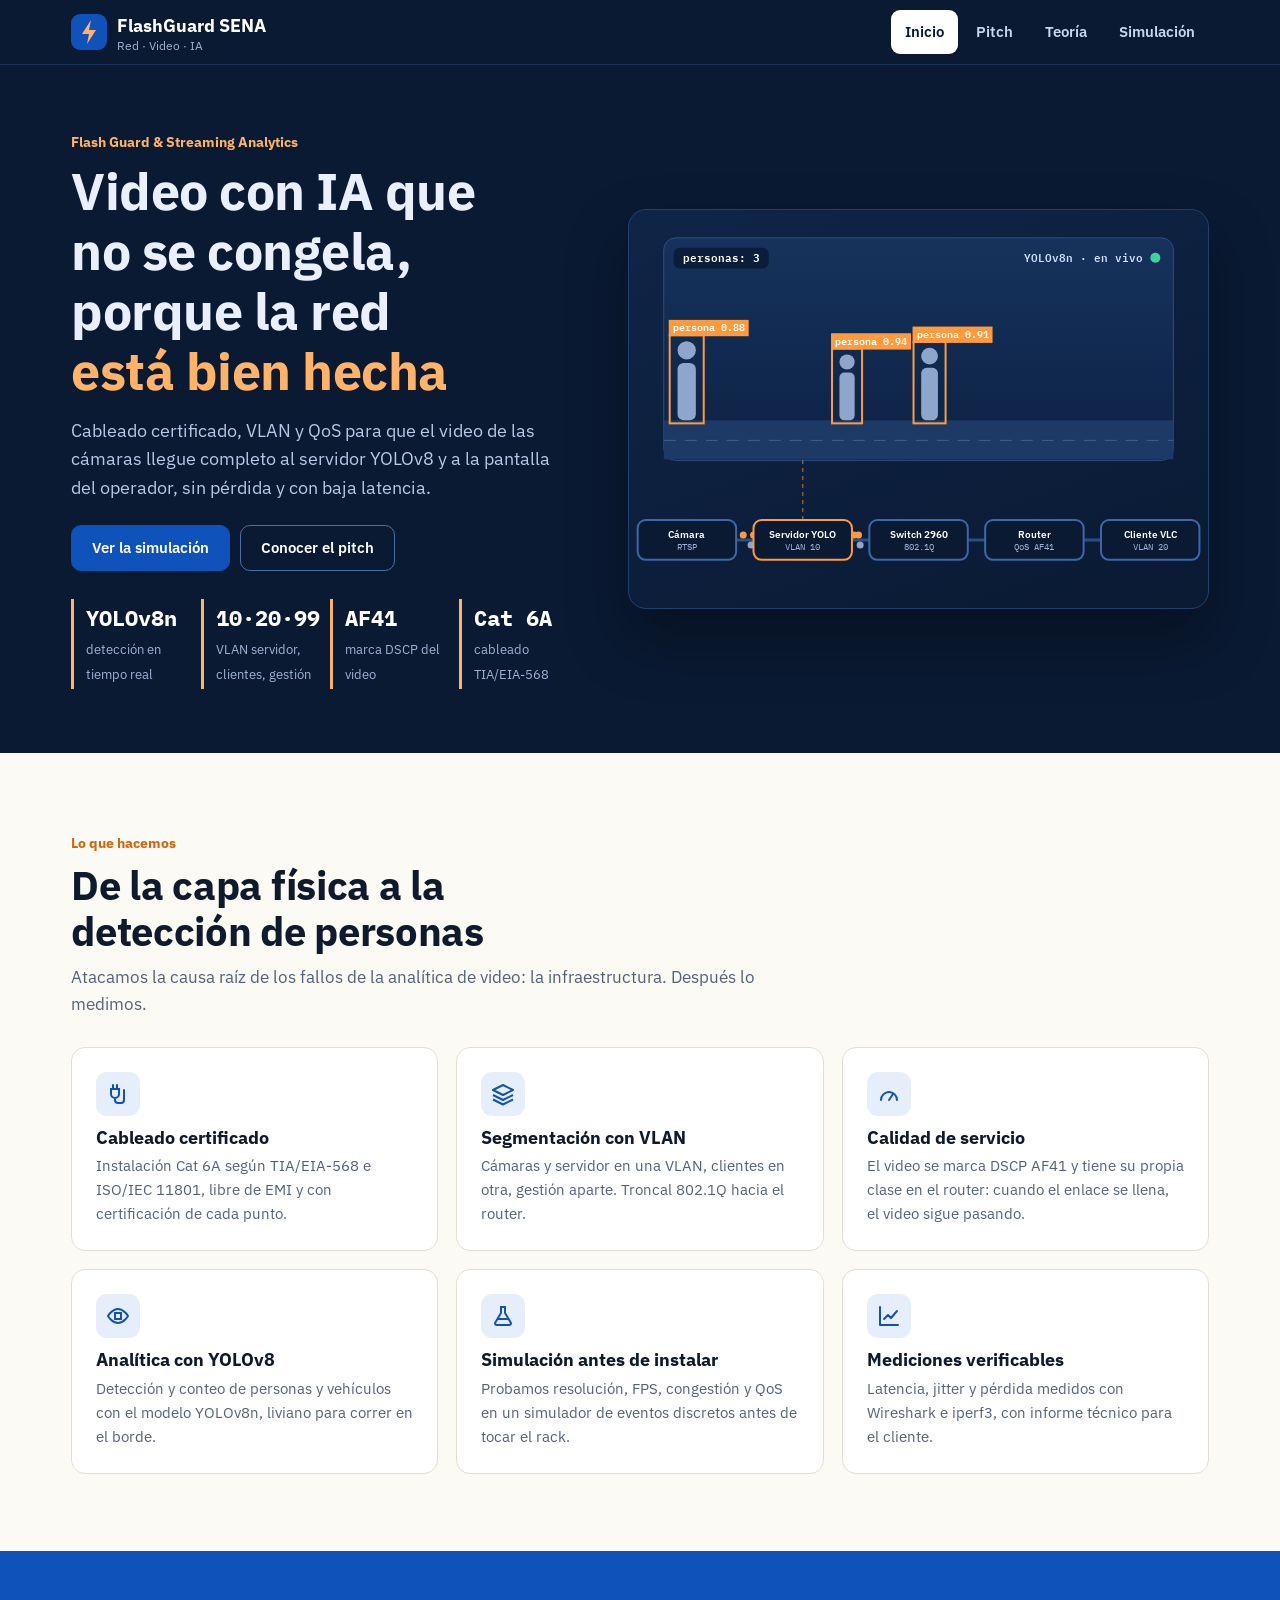
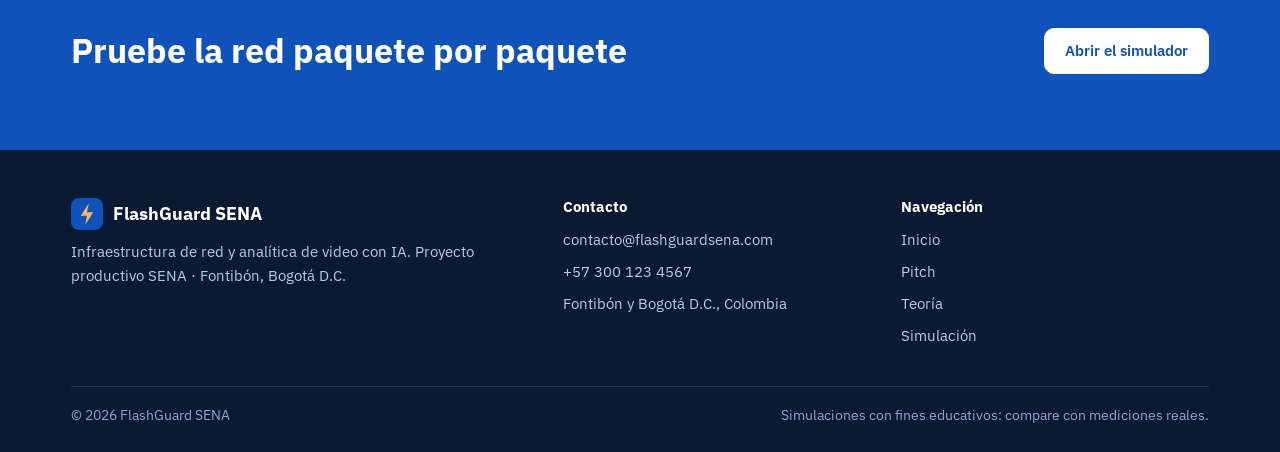
<file: flashguard-sena/index.html>
<!DOCTYPE html>
<html lang="es">
<head>
<meta charset="utf-8">
<meta name="viewport" content="width=device-width,initial-scale=1">
<title>FlashGuard SENA · Red e IA</title>
<link rel="preconnect" href="https://fonts.googleapis.com">
<link href="https://fonts.googleapis.com/css2?family=IBM+Plex+Mono:wght@400;600;700&family=IBM+Plex+Sans:wght@400;500;600;700&display=swap" rel="stylesheet">
<link rel="stylesheet" href="css/site.css">
<link rel="stylesheet" href="css/red.css">
</head>
<body>
<svg width="0" height="0" style="position:absolute" aria-hidden="true">
 <symbol id="i-cable" viewBox="0 0 24 24"><path d="M7 3v4M11 3v4M5 7h8v5a4 4 0 0 1-8 0zM9 16v2a3 3 0 0 0 3 3h3a3 3 0 0 0 3-3V8" fill="none" stroke="currentColor" stroke-width="2" stroke-linecap="round"/></symbol>
 <symbol id="i-layers" viewBox="0 0 24 24"><path d="M12 3 2 8l10 5 10-5zM2 13l10 5 10-5M2 17.5l10 5 10-5" fill="none" stroke="currentColor" stroke-width="2" stroke-linejoin="round"/></symbol>
 <symbol id="i-gauge" viewBox="0 0 24 24"><path d="M4 18a8 8 0 1 1 16 0M12 18l4-6" fill="none" stroke="currentColor" stroke-width="2" stroke-linecap="round"/></symbol>
 <symbol id="i-eye" viewBox="0 0 24 24"><path d="M2 12s4-7 10-7 10 7 10 7-4 7-10 7S2 12 2 12z" fill="none" stroke="currentColor" stroke-width="2"/><rect x="9" y="9" width="6" height="6" fill="none" stroke="currentColor" stroke-width="2"/></symbol>
 <symbol id="i-flask" viewBox="0 0 24 24"><path d="M9 3h6M10 3v6L4 19a2 2 0 0 0 2 2h12a2 2 0 0 0 2-2L14 9V3M7 15h10" fill="none" stroke="currentColor" stroke-width="2" stroke-linejoin="round"/></symbol>
 <symbol id="i-chart" viewBox="0 0 24 24"><path d="M3 3v18h18M7 15l4-4 3 3 6-7" fill="none" stroke="currentColor" stroke-width="2" stroke-linecap="round" stroke-linejoin="round"/></symbol>
 <symbol id="i-building" viewBox="0 0 24 24"><path d="M4 21V5l8-3v19M12 8l8 3v10M2 21h20M7 8h2M7 12h2M7 16h2M15 14h2M15 18h2" fill="none" stroke="currentColor" stroke-width="2"/></symbol>
 <symbol id="i-school" viewBox="0 0 24 24"><path d="M2 9l10-5 10 5-10 5zM6 11v5c3 3 9 3 12 0v-5M22 9v6" fill="none" stroke="currentColor" stroke-width="2" stroke-linejoin="round"/></symbol>
 <symbol id="i-home" viewBox="0 0 24 24"><path d="M3 11l9-8 9 8M5 9v12h14V9M10 21v-6h4v6" fill="none" stroke="currentColor" stroke-width="2" stroke-linejoin="round"/></symbol>
</svg>

<header class="nav">
 <div class="wrap">
  <a class="brand" href="#inicio"><svg width="36" height="36" viewBox="0 0 36 36" aria-hidden="true"><rect width="36" height="36" rx="9" fill="#0f52ba"/><path d="M20 6 11 20h7l-2 10 9-14h-7z" fill="#ffb366"/></svg><span>FlashGuard SENA<small>Red · Video · IA</small></span></a>
  <button class="menu" id="menu" aria-label="Abrir menú" aria-expanded="false">☰</button>
  <nav id="mainnav">
   <a href="#inicio" data-r="inicio">Inicio</a>
   <a href="#pitch" data-r="pitch">Pitch</a>
   <a href="#teoria" data-r="teoria">Teoría</a>
   <a href="#simulacion" data-r="simulacion">Simulación</a>
  </nav>
 </div>
</header>

<main>
<!-- ================= INICIO ================= -->
<div class="page" id="page-inicio">
 <section class="hero">
  <div class="wrap">
   <div>
    <span class="kick" style="color:#ffb366">Flash Guard &amp; Streaming Analytics</span>
    <h1>Video con IA que no se congela, porque la red <em>está bien hecha</em></h1>
    <p class="lead">Cableado certificado, VLAN y QoS para que el video de las cámaras llegue completo al servidor YOLOv8 y a la pantalla del operador, sin pérdida y con baja latencia.</p>
    <div class="ctas"><a class="btn" href="#simulacion">Ver la simulación</a><a class="btn ghost" href="#pitch">Conocer el pitch</a></div>
    <div class="facts">
     <div class="fact"><b>YOLOv8n</b><span>detección en tiempo real</span></div>
     <div class="fact"><b>10·20·99</b><span>VLAN servidor, clientes, gestión</span></div>
     <div class="fact"><b>AF41</b><span>marca DSCP del video</span></div>
     <div class="fact"><b>Cat 6A</b><span>cableado TIA/EIA-568</span></div>
    </div>
   </div>
   <div class="hero-fig"><canvas id="heroCv" aria-label="Animación: el video viaja de la cámara al servidor YOLO, al switch, al router y al cliente"></canvas></div>
  </div>
 </section>
 <section class="band">
  <div class="wrap">
   <div class="sec-h" data-reveal><span class="kick">Lo que hacemos</span><h2>De la capa física a la detección de personas</h2><p>Atacamos la causa raíz de los fallos de la analítica de video: la infraestructura. Después lo medimos.</p></div>
   <div class="grid3">
    <div class="card feat" data-reveal><div class="ic"><svg width="24" height="24"><use href="#i-cable"/></svg></div><h3>Cableado certificado</h3><p>Instalación Cat 6A según TIA/EIA-568 e ISO/IEC 11801, libre de EMI y con certificación de cada punto.</p></div>
    <div class="card feat" data-reveal><div class="ic"><svg width="24" height="24"><use href="#i-layers"/></svg></div><h3>Segmentación con VLAN</h3><p>Cámaras y servidor en una VLAN, clientes en otra, gestión aparte. Troncal 802.1Q hacia el router.</p></div>
    <div class="card feat" data-reveal><div class="ic"><svg width="24" height="24"><use href="#i-gauge"/></svg></div><h3>Calidad de servicio</h3><p>El video se marca DSCP AF41 y tiene su propia clase en el router: cuando el enlace se llena, el video sigue pasando.</p></div>
    <div class="card feat" data-reveal><div class="ic"><svg width="24" height="24"><use href="#i-eye"/></svg></div><h3>Analítica con YOLOv8</h3><p>Detección y conteo de personas y vehículos con el modelo YOLOv8n, liviano para correr en el borde.</p></div>
    <div class="card feat" data-reveal><div class="ic"><svg width="24" height="24"><use href="#i-flask"/></svg></div><h3>Simulación antes de instalar</h3><p>Probamos resolución, FPS, congestión y QoS en un simulador de eventos discretos antes de tocar el rack.</p></div>
    <div class="card feat" data-reveal><div class="ic"><svg width="24" height="24"><use href="#i-chart"/></svg></div><h3>Mediciones verificables</h3><p>Latencia, jitter y pérdida medidos con Wireshark e iperf3, con informe técnico para el cliente.</p></div>
   </div>
  </div>
 </section>
 <section class="band cta-band"><div class="wrap"><h2>Pruebe la red paquete por paquete</h2><a class="btn" href="#simulacion">Abrir el simulador</a></div></section>
</div>

<!-- ================= PITCH ================= -->
<div class="page" id="page-pitch">
 <section class="p-hero">
  <canvas id="pitchCv" aria-hidden="true"></canvas>
  <div class="wrap">
   <span class="kick" style="color:#ffb366">Pitch · Flash Guard &amp; Streaming Analytics</span>
   <h1>Infraestructura L2/L3 para videovigilancia con IA en tiempo real</h1>
   <p class="slogan" id="slogan" data-text="Conectamos el presente, aseguramos el futuro analítico."></p>
   <div class="p-stats">
    <div class="p-stat"><b><span data-count="4.2" data-dec="1">0</span> %</b><span>de pérdida de paquetes en la red plana actual</span></div>
    <div class="p-stat"><b><span data-count="118">0</span> → <span data-count="8">0</span> ms</b><span>latencia de red, de red plana a VLAN + QoS</span></div>
    <div class="p-stat"><b>$<span data-count="358400" data-fmt="cop">0</span></b><span>inversión total del proyecto (COP)</span></div>
   </div>
  </div>
 </section>
 <nav class="chips" aria-label="Secciones del pitch"><div class="wrap" id="pchips"></div></nav>

 <section class="ps" id="p-equipo" data-chip="Equipo"><div class="wrap">
  <div class="ps-h"><span class="n">01</span><h2>Equipo y roles directivos</h2></div>
  <div class="team">
   <div class="card person" data-reveal><div class="avatar"><span>D</span></div><div><h3>David</h3><div class="role">Dirección general y gestión</div><ul><li>Dirección estratégica: representa a Flash Guard y define los objetivos de negocio.</li><li>Gestión de clientes y relaciones comerciales e institucionales.</li><li>Supervisión de proyectos, recursos financieros y talento humano.</li></ul></div></div>
   <div class="card person" data-reveal><div class="avatar"><span>A</span></div><div><h3>Abraham</h3><div class="role">Dirección técnica, ingeniería e IA</div><ul><li>Diseño de cableado estructurado y segmentación de red.</li><li>Cumplimiento de TIA/EIA-568 e ISO/IEC 11801.</li><li>Certificación, análisis de latencia e implementación de YOLOv8.</li></ul></div></div>
  </div>
 </div></section>

 <section class="ps" id="p-proposito" data-chip="Propósito"><div class="wrap">
  <div class="ps-h"><span class="n">02</span><h2>Propósito: el porqué del proyecto</h2></div>
  <p class="quote" data-reveal>“Ningún flujo analítico debe fallar por culpa de una infraestructura defectuosa.”</p>
  <p data-reveal style="max-width:70ch"><b>Propósito transformacional:</b> garantizar la transmisión continua de datos e imágenes, con cero pérdida y cero congelamiento.</p>
  <div class="grid3" style="margin-top:18px">
   <div class="card gap-card" data-reveal><span class="big">L1</span><h3>Brecha de infraestructura</h3><p>Los cableados tradicionales desestabilizan el flujo de datos antes de que llegue al análisis.</p></div>
   <div class="card gap-card" data-reveal><span class="big"><span data-count="4">0</span> %</span><h3>Interrupción en la secuencia</h3><p>Un 4 % de paquetes perdidos detiene el rastreo continuo en YOLOv8.</p></div>
   <div class="card gap-card" data-reveal><span class="big">$</span><h3>Ineficiencia en el origen</h3><p>Se gasta en buscar fallas en el software cuando la raíz está en la red física.</p></div>
  </div>
 </div></section>

 <section class="ps" id="p-problema" data-chip="Problema"><div class="wrap">
  <div class="ps-h"><span class="n">03</span><h2>Problema central, causas y efectos</h2></div>
  <p style="max-width:75ch"><b>Problema central:</b> cableado estructurado mal instalado y una red sin segmentar generan latencia excesiva, colisiones y pérdida de paquetes que degradan el streaming y la visión por computador.</p>
  <div data-reveal><svg class="tree" id="tree" viewBox="0 0 1000 470" role="img" aria-label="Árbol de problemas: cuatro causas abajo, el problema central en el medio y cuatro efectos arriba"></svg></div>
  <div class="card" style="margin-top:22px" data-reveal>
   <h3 style="font-size:19px;margin-bottom:6px">¿Por qué un 4 % de pérdida congela el video?</h3>
   <p class="muted" style="max-width:80ch">Un cuadro de video viaja en varios paquetes y los cuadros P dependen del anterior. Si se pierde un solo paquete, el cuadro queda dañado y el daño se arrastra hasta el siguiente cuadro I. Mueva el control y observe un GOP de 30 cuadros (1 s a 30 FPS).</p>
   <div class="ctl"><label for="gopLoss">Pérdida de paquetes</label><input type="range" id="gopLoss" min="0" max="10" step="0.1" value="4" style="max-width:320px"><b class="mono" id="gopLossV">4,0 %</b><button class="btn sm ghost" id="gopRoll" type="button">Otra muestra</button></div>
   <div class="gop" id="gop"></div>
   <div class="gop-out"><span>Probabilidad de dañar un cuadro P (6 paquetes): <b id="gopP">—</b></span><span>Cuadros con defectos en esta muestra: <b id="gopN">—</b></span><span>Cuadros dañados esperados por segundo: <b id="gopE">—</b></span></div>
  </div>
 </div></section>

 <section class="ps" id="p-valor" data-chip="Propuesta de valor"><div class="wrap">
  <div class="ps-h"><span class="n">04</span><h2>Lienzo de propuesta de valor</h2></div>
  <div data-reveal><svg class="vpc" viewBox="0 0 1000 440" role="img" aria-label="Lienzo de propuesta de valor: mapa de valor a la izquierda y perfil del cliente a la derecha">
   <g class="sh" style="transition-delay:.1s"><rect x="40" y="40" width="380" height="360" rx="18" fill="var(--brandbg)" stroke="var(--brand)" stroke-width="2"/>
    <line x1="230" y1="40" x2="230" y2="400" stroke="var(--brand)" stroke-width="1.5"/><line x1="230" y1="220" x2="420" y2="220" stroke="var(--brand)" stroke-width="1.5"/>
    <text x="135" y="74" text-anchor="middle" font-weight="700" fill="var(--brand)" font-size="16">Servicios</text>
    <text x="135" y="110" text-anchor="middle" fill="var(--ink)" font-size="14"><tspan x="135">Cableado Cat 6A</tspan><tspan x="135" dy="20">VLAN de video</tspan><tspan x="135" dy="20">QoS en capa 3</tspan><tspan x="135" dy="20">YOLOv8 en el borde</tspan></text>
    <text x="325" y="74" text-anchor="middle" font-weight="700" fill="var(--brand)" font-size="16">Creadores</text>
    <text x="325" y="110" text-anchor="middle" fill="var(--ink)" font-size="14"><tspan x="325">Analítica en</tspan><tspan x="325" dy="20">20,4 ms en total</tspan><tspan x="325" dy="20">a bajo costo</tspan></text>
    <text x="325" y="254" text-anchor="middle" font-weight="700" fill="var(--brand)" font-size="16">Aliviadores</text>
    <text x="325" y="290" text-anchor="middle" fill="var(--ink)" font-size="14"><tspan x="325">Cero congelamiento</tspan><tspan x="325" dy="20">Jitter de 4 ms</tspan></text>
    <text x="230" y="428" text-anchor="middle" font-weight="700" fill="var(--ink)" font-size="15">Mapa de valor Flash Guard</text></g>
   <g class="sh" style="transition-delay:.4s"><circle cx="760" cy="220" r="185" fill="var(--vidbg)" stroke="var(--vid)" stroke-width="2"/>
    <line x1="760" y1="35" x2="760" y2="220" stroke="var(--vid)" stroke-width="1.5"/><line x1="760" y1="220" x2="600" y2="312" stroke="var(--vid)" stroke-width="1.5"/><line x1="760" y1="220" x2="920" y2="312" stroke="var(--vid)" stroke-width="1.5"/>
    <text x="680" y="130" text-anchor="middle" font-weight="700" fill="var(--vid)" font-size="16">Ganancias</text>
    <text x="680" y="160" text-anchor="middle" fill="var(--ink)" font-size="14"><tspan x="680">Estabilidad 99,9 %</tspan><tspan x="680" dy="20">Alertas inmediatas</tspan></text>
    <text x="842" y="130" text-anchor="middle" font-weight="700" fill="var(--vid)" font-size="16">Trabajos</text>
    <text x="842" y="160" text-anchor="middle" fill="var(--ink)" font-size="14"><tspan x="842">Monitorear activos</tspan><tspan x="842" dy="20">Automatizar alertas</tspan></text>
    <text x="760" y="300" text-anchor="middle" font-weight="700" fill="var(--vid)" font-size="16">Dolores</text>
    <text x="760" y="330" text-anchor="middle" fill="var(--ink)" font-size="14"><tspan x="760">Latencia &gt; 120 ms</tspan><tspan x="760" dy="20">Video congelado</tspan></text>
    <text x="760" y="432" text-anchor="middle" font-weight="700" fill="var(--ink)" font-size="15">Perfil del cliente</text></g>
   <g class="sh" style="transition-delay:.8s"><path d="M440 220 H 560" stroke="var(--ink)" stroke-width="2" marker-end="url(#arr)"/><text x="500" y="208" text-anchor="middle" font-size="13" fill="var(--muted)">encaje</text></g>
   <defs><marker id="arr" viewBox="0 0 10 10" refX="9" refY="5" markerWidth="7" markerHeight="7" orient="auto"><path d="M0 0 10 5 0 10z" fill="var(--ink)"/></marker></defs>
  </svg></div>
  <p class="note">Solución: infraestructura estandarizada (TIA/EIA-568) con segmentación L2 (VLAN) y priorización L3 (QoS), para que la transmisión y la inferencia con YOLOv8 no pierdan paquetes.</p>
 </div></section>

 <section class="ps" id="p-bloques" data-chip="Bloques"><div class="wrap">
  <div class="ps-h"><span class="n">05</span><h2>Bloques de procesamiento paso a paso</h2></div>
  <div class="steps" data-reveal><div class="rail"><i></i></div>
   <div class="step"><div class="dot">1</div><h3>Captura IP</h3><p>Stream RTSP constante a 1080p y 30 FPS.</p></div>
   <div class="step"><div class="dot">2</div><h3>Capa física</h3><p>Cableado Cat 6A certificado, libre de EMI.</p></div>
   <div class="step"><div class="dot">3</div><h3>Red L2/L3</h3><p>VLAN aislada y priorización QoS del video.</p></div>
   <div class="step"><div class="dot">4</div><h3>Inferencia YOLOv8</h3><p>Detección en 12,4 ms sin cuadros perdidos.</p></div>
  </div>
 </div></section>

 <section class="ps" id="p-ruta" data-chip="Hoja de ruta"><div class="wrap">
  <div class="ps-h"><span class="n">06</span><h2>Hoja de ruta de implementación</h2></div>
  <div class="road" data-reveal><div class="bar"><i></i></div>
   <div class="ph"><b>Q1 · Fase 1</b><h3>Estandarización</h3><p>Certificación del cableado y plantillas de configuración L2/L3.</p></div>
   <div class="ph"><b>Q2 · Fase 2</b><h3>Piloto en campo</h3><p>Despliegue en Fontibón y pruebas de latencia en vivo.</p></div>
   <div class="ph"><b>Q3 · Fase 3</b><h3>Servicios en el borde</h3><p>Contenedores Docker para procesar localmente y más rápido.</p></div>
   <div class="ph"><b>Q4 · Fase 4</b><h3>Escalamiento</h3><p>Expansión a sedes educativas y empresariales en Bogotá.</p></div>
  </div>
 </div></section>

 <section class="ps" id="p-mercado" data-chip="Mercado"><div class="wrap">
  <div class="ps-h"><span class="n">07</span><h2>Mercado, competencia y diferencial</h2></div>
  <div class="rings" data-reveal>
   <div class="ring"><svg width="96" height="96" viewBox="0 0 100 100"><circle cx="50" cy="50" r="42" fill="none" stroke="var(--panel2)" stroke-width="12"/><circle class="v" cx="50" cy="50" r="42" fill="none" stroke="var(--vid)" stroke-width="12" stroke-linecap="round" transform="rotate(-90 50 50)" data-ring="7.1" data-max="20"/></svg><div><b><span data-count="7.1" data-dec="1">0</span> %</b><span>Crecimiento anual (CAGR) del mercado global de conectividad, 2025–2032</span></div></div>
   <div class="ring"><svg width="96" height="96" viewBox="0 0 100 100"><circle cx="50" cy="50" r="42" fill="none" stroke="var(--panel2)" stroke-width="12"/><circle class="v" cx="50" cy="50" r="42" fill="none" stroke="var(--brand)" stroke-width="12" stroke-linecap="round" transform="rotate(-90 50 50)" data-ring="65.6" data-max="100"/></svg><div><b><span data-count="65.6" data-dec="1">0</span> %</b><span>Hogares colombianos con acceso a Internet (DANE 2024)</span></div></div>
   <div class="ring"><svg width="96" height="96" viewBox="0 0 100 100"><circle cx="50" cy="50" r="42" fill="none" stroke="var(--panel2)" stroke-width="12"/><circle class="v" cx="50" cy="50" r="42" fill="none" stroke="var(--ok)" stroke-width="12" stroke-linecap="round" transform="rotate(-90 50 50)" data-ring="82.7" data-max="100"/></svg><div><b><span data-count="82.7" data-dec="1">0</span> %</b><span>Penetración de alta velocidad en Bogotá D.C.</span></div></div>
  </div>
  <div class="tbl" data-reveal><table id="compTbl"><thead><tr><th>Empresa</th><th>Ubicación</th><th>Mant. prev./corr.</th><th>Equipos de cómputo</th><th>Redes y conectividad</th><th>Seguridad e IA streaming</th></tr></thead><tbody></tbody></table></div>
  <p class="note"><b>Diferencial estratégico:</b> los competidores se orientan al mantenimiento de computadores o al cableado pasivo. Flash Guard integra analítica con visión artificial (YOLOv8) optimizada desde la capa física hasta la de transporte.</p>
 </div></section>

 <section class="ps" id="p-tecnico" data-chip="Análisis técnico"><div class="wrap">
  <div class="ps-h"><span class="n">08</span><h2>Análisis técnico: video, red y YOLOv8</h2></div>
  <div class="grid2">
   <div class="card" data-reveal>
    <div class="ctl" style="justify-content:space-between;margin-bottom:14px"><h3 style="font-size:18px">Matriz de pruebas</h3><div class="ctl"><button class="btn sm on" type="button" data-metric="lat">Latencia de red</button><button class="btn sm ghost" type="button" data-metric="loss">Pérdida</button></div></div>
    <div class="hbars" id="hbars"></div>
    <div class="tbl" style="margin-top:16px"><table><thead><tr><th>Configuración</th><th class="n">Red</th><th class="n">YOLOv8</th><th class="n">Pérdida</th><th>Estado</th></tr></thead><tbody>
     <tr><td>Red plana (sin VLAN ni QoS)</td><td class="n">118 ms</td><td class="n">12,4 ms</td><td class="n">4,20 %</td><td><span class="badge bad">Crítico</span></td></tr>
     <tr><td>Con VLAN 100 aislada</td><td class="n">22 ms</td><td class="n">12,4 ms</td><td class="n">0,15 %</td><td><span class="badge warn">Aceptable</span></td></tr>
     <tr><td>VLAN 100 + QoS DSCP CS4</td><td class="n">8 ms</td><td class="n">12,4 ms</td><td class="n">0,00 %</td><td><span class="badge ok">Óptimo</span></td></tr>
    </tbody></table></div>
   </div>
   <div class="card" data-reveal>
    <h3 style="font-size:18px;margin-bottom:10px">Influencia de la configuración</h3>
    <ul class="ul">
     <li><b>H.264:</b> decodificación de 3 a 5 ms y bajo consumo de CPU en el preprocesamiento.</li>
     <li><b>H.265 (HEVC):</b> ahorra cerca del 45 % de ancho de banda, pero la decodificación sube a 12 ms y satura la CPU en el borde.</li>
     <li><b>1080p a 30 FPS:</b> punto óptimo para YOLOv8n (37,3 mAP en COCO); 4K agrega carga innecesaria.</li>
     <li><b>CBR + GOP = 30:</b> evita ráfagas que desbordan los búferes y resincroniza en 1 segundo.</li>
     <li><b>VLAN:</b> aísla el dominio de broadcast y elimina descartes por tormentas de broadcast.</li>
     <li><b>QoS DSCP:</b> el video va en una cola prioritaria cuando hay congestión.</li>
    </ul>
   </div>
  </div>
 </div></section>

 <section class="ps" id="p-presupuesto" data-chip="Presupuesto"><div class="wrap">
  <div class="ps-h"><span class="n">09</span><h2>Presupuesto y financiamiento</h2></div>
  <div class="donut" data-reveal>
   <svg id="donut" viewBox="0 0 220 220" role="img" aria-label="Distribución del presupuesto"></svg>
   <div><div class="leg" id="donutLeg"></div><p class="note">Bajo CAPEX inicial: se aprovecha infraestructura pasiva estandarizada y software libre (YOLOv8 y OpenCV).</p></div>
  </div>
  <div class="grid2" style="margin-top:24px">
   <div data-reveal><h3 style="font-size:17px;margin-bottom:8px">Materiales e insumos · $143.500</h3><div class="tbl"><table><thead><tr><th>Descripción</th><th class="n">Cant.</th><th class="n">Valor parcial</th></tr></thead><tbody>
    <tr><td>Cable UTP Cat 6</td><td class="n">1</td><td class="n">$7.000</td></tr><tr><td>Jack Cat 6</td><td class="n">3</td><td class="n">$76.500</td></tr><tr><td>Breakers 20 A y riel</td><td class="n">2</td><td class="n">$20.000</td></tr><tr><td>Canaleta 15 m y cajas</td><td class="n">4</td><td class="n">$23.000</td></tr><tr><td>Tomas eléctricas y RJ45</td><td class="n">5</td><td class="n">$55.000</td></tr><tr><td>Conectores, clavija y tornillería</td><td class="n">31</td><td class="n">$20.800</td></tr></tbody></table></div></div>
   <div data-reveal><h3 style="font-size:17px;margin-bottom:8px">Equipos y herramientas</h3><div class="tbl"><table><thead><tr><th>Descripción</th><th class="n">Cant.</th><th class="n">Propia</th><th class="n">Otras fuentes</th></tr></thead><tbody>
    <tr><td>Ponchadora, alicate, destornilladores, pinzas</td><td class="n">5</td><td class="n">$83.000</td><td class="n">$0</td></tr><tr><td>Taladro de alta percusión</td><td class="n">1</td><td class="n">$0</td><td class="n">$106.000</td></tr><tr><td>Tester RJ45, broca, bisturí, segueta</td><td class="n">4</td><td class="n">$25.900</td><td class="n">$0</td></tr></tbody></table></div></div>
  </div>
 </div></section>

 <section class="ps" id="p-alcance" data-chip="Alcance"><div class="wrap">
  <div class="ps-h"><span class="n">10</span><h2>Alcance sectorial</h2></div>
  <div class="grid3">
   <div class="card sector" data-reveal><div class="ic"><svg width="26" height="26"><use href="#i-building"/></svg></div><h3>Empresas</h3><p>Videovigilancia analítica de instalaciones y control de accesos.</p></div>
   <div class="card sector" data-reveal><div class="ic"><svg width="26" height="26"><use href="#i-school"/></svg></div><h3>Instituciones</h3><p>Seguridad en colegios y sedes con alta densidad de usuarios.</p></div>
   <div class="card sector" data-reveal><div class="ic"><svg width="26" height="26"><use href="#i-home"/></svg></div><h3>Viviendas</h3><p>Conexiones domésticas y conjuntos residenciales en San Cristóbal.</p></div>
  </div>
  <p class="quote" style="margin-top:34px" data-reveal>“Conectamos la infraestructura física con la potencia analítica del futuro.”</p>
 </div></section>
</div>

<!-- ================= TEORÍA ================= -->
<div class="page" id="page-teoria">
 <section class="s-head"><div class="wrap" style="padding-bottom:32px"><h1>Teoría</h1><p>Los conceptos que sostienen el proyecto, del cable a la red neuronal. Cada uno tiene su simulación en la pestaña Simulación.</p></div></section>
 <div class="wrap">
  <section class="th-sec"><div class="th-grid">
   <div><h2>El modelo OSI</h2><p>Divide la comunicación en 7 capas. Al enviar, cada capa agrega su cabecera (encapsulación); al recibir, cada capa la quita (desencapsulación). Un switch trabaja hasta la capa 2 y un router hasta la capa 3.</p><p>En este proyecto, el video anotado por YOLO baja por las 7 capas del servidor, viaja como bits por el cable y sube por las 7 capas del cliente.</p><a class="btn sm" href="#simulacion-osi">Ver la encapsulación animada</a></div>
   <div class="tbl"><table class="osi-t"><thead><tr><th>Capa</th><th>PDU</th><th>En el proyecto</th></tr></thead><tbody>
    <tr><td><i class="lay" style="background:var(--l7)"></i>7 Aplicación</td><td>Datos</td><td>RTSP / RTP, VLC, MediaMTX</td></tr>
    <tr><td><i class="lay" style="background:var(--l6)"></i>6 Presentación</td><td>Datos</td><td>Códec H.264, formato NAL</td></tr>
    <tr><td><i class="lay" style="background:var(--l5)"></i>5 Sesión</td><td>Datos</td><td>Sesión RTSP (SETUP, PLAY), RTCP</td></tr>
    <tr><td><i class="lay" style="background:var(--l4)"></i>4 Transporte</td><td>Datagrama</td><td>UDP 8000 → 49152</td></tr>
    <tr><td><i class="lay" style="background:var(--l3)"></i>3 Red</td><td>Paquete</td><td>IPv4, DSCP AF41, TTL, router</td></tr>
    <tr><td><i class="lay" style="background:var(--l2)"></i>2 Enlace</td><td>Trama</td><td>Ethernet II, 802.1Q, MAC, switch</td></tr>
    <tr><td><i class="lay" style="background:var(--l1)"></i>1 Física</td><td>Bits</td><td>UTP Cat 6, 100BASE-TX, MLT-3</td></tr>
   </tbody></table></div>
  </div></section>
  <section class="th-sec"><div class="th-grid">
   <div><h2>VLAN y troncal 802.1Q</h2><p>Una VLAN divide un switch físico en varios switches lógicos: un equipo de la VLAN 10 no recibe el broadcast de la VLAN 20. Los puertos de acceso pertenecen a una sola VLAN; el puerto troncal lleva varias e identifica cada trama con una etiqueta de 4 bytes.</p><p>La etiqueta incluye 3 bits de prioridad (PCP o CoS) y 12 bits de identificador de VLAN, hasta 4094 VLAN.</p></div>
   <div><div class="frame"><span style="background:var(--l2)">MAC destino<small>6 B</small></span><span style="background:var(--l2)">MAC origen<small>6 B</small></span><span style="background:#0d5f2c">802.1Q<small>TPID 0x8100 · PCP · VID</small></span><span style="background:var(--l2)">Tipo<small>0x0800</small></span><span style="background:var(--l3)">Paquete IP<small>46–1500 B</small></span><span style="background:var(--l2)">FCS<small>CRC-32</small></span></div><p class="muted" style="margin-top:10px;font-size:14px">Trama Ethernet con etiqueta 802.1Q, tal como viaja por la troncal Gi0/1 entre el switch y el router.</p></div>
  </div></section>
  <section class="th-sec"><div class="th-grid">
   <div><h2>Router-on-a-stick y NAT</h2><p>Un solo puerto físico del router (G0/0) se divide en subinterfaces, una por VLAN: G0/0.10 es la puerta de enlace 192.168.10.1 y G0/0.20 es 192.168.20.1. El tráfico entre VLAN sube por la troncal, el router lo enruta, baja el TTL en 1 y lo devuelve con la etiqueta de la otra VLAN.</p><p>Para salir a Internet, NAT con sobrecarga (PAT) traduce las direcciones privadas a la pública del router usando puertos distintos.</p></div>
   <pre class="cmd">interface GigabitEthernet0/0.10
 encapsulation dot1Q 10
 ip address 192.168.10.1 255.255.255.0
interface GigabitEthernet0/0.20
 encapsulation dot1Q 20
 ip address 192.168.20.1 255.255.255.0
ip nat inside source list 1 interface G0/1 overload</pre>
  </div></section>
  <section class="th-sec"><div class="th-grid">
   <div><h2>QoS y DSCP</h2><p>Cuando el enlace se llena, los paquetes esperan en la cola de salida del router. Sin QoS, todos esperan igual y los últimos se descartan (tail drop). Con QoS, el router clasifica por el campo DSCP de la cabecera IP y reserva ancho de banda para cada clase.</p><p>AF41 vale 34 (binario 100010): clase 4, baja probabilidad de descarte, la marca recomendada para video interactivo. En el byte ToS se escribe 0x88.</p></div>
   <div><div class="fx">DSCP AF41 = 100 010 = 34<br>ToS = DSCP × 4 = 136 = 0x88<br>CBWFQ: class VIDEO → bandwidth percent 40<br>LLQ: class VIDEO → priority percent 40</div><p class="muted" style="margin-top:10px;font-size:14px">CBWFQ garantiza una porción del enlace; LLQ da prioridad estricta con un límite (policía) para no ahogar al resto.</p></div>
  </div></section>
  <section class="th-sec"><div class="th-grid">
   <div><h2>Cuánto pesa el video</h2><p>Un video sin comprimir a 720p y 30 FPS ocupa 663 Mbps. El códec quita la redundancia: H.264 deja unos 0,07 bits por píxel. Los cuadros I se codifican completos y los P solo guardan los cambios, por eso un error en un P se arrastra hasta el siguiente I.</p></div>
   <div><div class="fx">bitrate ≈ ancho × alto × FPS × bits_por_píxel<br>1280 × 720 × 30 × 0,07 ≈ 1,94 Mbps</div><div class="tbl" style="margin-top:12px"><table><thead><tr><th>Resolución</th><th class="n">Píxeles</th><th class="n">H.264 a 30 FPS</th></tr></thead><tbody><tr><td>854 × 480</td><td class="n">409 920</td><td class="n">0,9 Mbps</td></tr><tr><td>1280 × 720</td><td class="n">921 600</td><td class="n">1,9 Mbps</td></tr><tr><td>1920 × 1080</td><td class="n">2 073 600</td><td class="n">4,4 Mbps</td></tr></tbody></table></div></div>
  </div></section>
  <section class="th-sec"><div class="th-grid">
   <div><h2>Cómo detecta YOLOv8</h2><p>YOLO (“solo miras una vez”) analiza la imagen completa en una sola pasada de la red neuronal. La imagen se lleva a 640 × 640; el backbone extrae rasgos, el neck los combina en tres escalas y la cabeza predice en cada celda una caja y la probabilidad de 80 clases.</p><p>Salen 8400 predicciones (80² + 40² + 20²). Se descartan las de baja confianza y la supresión de no máximos (NMS) elimina las cajas repetidas sobre el mismo objeto.</p><a class="btn sm" href="#simulacion-yolo">Ver YOLO por dentro</a></div>
   <div><div class="fx">IoU(A, B) = área(A ∩ B) / área(A ∪ B)<br>NMS: ordenar por confianza → tomar la mejor →<br>     borrar las que tengan IoU &gt; 0,45 → repetir</div><p class="muted" style="margin-top:10px;font-size:14px">YOLOv8n: 3,2 millones de parámetros, 8,7 GFLOPs, 37,3 mAP50-95 en COCO (datos de Ultralytics).</p></div>
  </div></section>
  <section class="th-sec" style="border:0"><div class="th-grid">
   <div><h2>La latencia de extremo a extremo</h2><p>Es el tiempo desde que algo ocurre frente a la cámara hasta que aparece en la pantalla del cliente. Se suma en cada etapa; la cola del router es la única parte que crece con la congestión y la que QoS controla.</p></div>
   <div class="fx">L = captura + inferencia + codificación<br>  + serialización + cola del router<br>  + búfer del reproductor + decodificación</div>
  </div></section>
 </div>
</div>

<!-- ================= SIMULACIÓN ================= -->
<div class="page" id="page-simulacion">
 <section class="s-head"><div class="wrap">
  <h1>Simulación</h1>
  <p>Cinco laboratorios para ver por dentro el sistema: la red paquete por paquete, la encapsulación OSI con bytes reales, el servidor y YOLO por dentro, un detector de personas real en el navegador y una guía con autoevaluación.</p>
  <div class="stabs" role="tablist">
   <a href="#simulacion-red" data-t="red"><i>01</i>Red paquete a paquete</a>
   <a href="#simulacion-osi" data-t="osi"><i>02</i>Modelo OSI</a>
   <a href="#simulacion-yolo" data-t="yolo"><i>03</i>Servidor y YOLO por dentro</a>
   <a href="#simulacion-detector" data-t="detector"><i>04</i>Detector de personas</a>
   <a href="#simulacion-guia" data-t="guia"><i>05</i>Guía y quiz</a>
  </div>
 </div></section>

 <div class="spane" id="t-red"><div class="wrap redsim">
<p class="muted" style="margin:0 0 16px;max-width:80ch">Simulación de eventos discretos: cada paquete RTP, iperf3 o TCP se serializa a la velocidad real del puerto, hace cola en el router y puede descartarse. Cambie la configuración y observe la latencia, la pérdida y lo que ve el cliente.</p>

<section class="card" aria-labelledby="h-ctl">
<h2 id="h-ctl">Configuración</h2>
<div class="ctl-grid">
 <div class="grp">Video (bloques 1 a 6, servidor)</div>
 <label class="c">Resolución<select id="res"><option value="854x480">854×480</option><option value="1280x720" selected>1280×720</option><option value="1920x1080">1920×1080</option></select></label>
 <label class="c">FPS de captura<select id="fps"><option>15</option><option selected>30</option></select></label>
 <label class="c">Códec<select id="codec"><option value="h264" selected>H.264</option><option value="h265">H.265</option><option value="mjpeg">MJPEG</option></select></label>
 <label class="c">Transporte<select id="tr"><option value="udp" selected>RTP/UDP · MediaMTX</option><option value="tcp">HTTP/TCP · Flask</option></select></label>
 <label class="c">Inferencia YOLOv8n<select id="hw"><option value="cpu" selected>CPU (~46 ms)</option><option value="gpu">GPU (~9 ms)</option></select></label>
 <div class="grp">Red (bloques 7 y 8, switch y router)</div>
 <label class="c">Enlace del router hacia VLAN 20<select id="link"><option value="5">5 Mbps</option><option value="10">10 Mbps</option><option value="20" selected>20 Mbps</option><option value="50">50 Mbps</option><option value="100">100 Mbps</option></select></label>
 <label class="c">QoS en G0/0.20<select id="qos"><option value="fifo">FIFO (sin QoS)</option><option value="cbwfq" selected>CBWFQ AF41</option><option value="llq">LLQ AF41</option></select></label>
 <label class="c"><span>Ancho de banda clase VIDEO: <b id="vpctv">40</b> %</span><input type="range" id="vpct" min="10" max="90" step="5" value="40"></label>
 <label class="c">Cola class-default (queue-limit)<select id="qlim"><option>16</option><option>40</option><option selected>64</option><option>128</option><option>256</option></select></label>
 <label class="chk"><input type="checkbox" id="mls" checked>Switch con mls qos (re-marca puertos no confiables)</label>
 <label class="c">Falla para diagnosticar<select id="fault"><option value="none" selected>Ninguna</option><option value="client_vlan">Fa0/2 en VLAN 10</option><option value="trunk_no20">Troncal sin VLAN 20</option><option value="sub20_down">G0/0.20 apagada</option><option value="acl_block">ACL bloquea RTP</option></select></label>
 <div class="grp">Tráfico de otros equipos</div>
 <label class="c"><span>iperf3 UDP 10.11 → 20.11: <b id="iperfv">8</b> Mbps</span><input type="range" id="iperf" min="0" max="60" step="1" value="8"></label>
 <label class="c"><span>Descargas TCP por NAT: <b id="tcpnv">1</b></span><input type="range" id="tcpn" min="0" max="6" step="1" value="1"></label>
 <label class="chk"><input type="checkbox" id="ipaf">iperf3 marca AF41 (--tos 136)</label>
 <div class="grp">Cliente (bloque 9) y simulación</div>
 <label class="c"><span>Búfer VLC network-caching: <b id="cachev">300</b> ms</span><input type="range" id="cache" min="0" max="1500" step="50" value="300"></label>
 <label class="c">Velocidad<select id="speed"><option value="0.05">0,05× lenta</option><option value="0.25">0,25×</option><option value="0.5">0,5×</option><option value="1" selected>1× real</option><option value="2">2×</option></select></label>
 <div class="row" style="align-items:end"><button id="pause" type="button">Pausar</button><button id="reset" type="button" class="ghost">Reiniciar contadores</button></div>
</div>
<p class="formula mono" id="formula"></p>
</section>

<section class="card" aria-labelledby="h-net">
<h2 id="h-net">Bloques 7 y 8 · Servidor → switch → router → cliente</h2>
<div class="fig" id="topo"><canvas id="ctopo" aria-label="Topología de red con paquetes en movimiento"></canvas></div>
<div class="legend"><span><i style="background:var(--vid)"></i>video (RTP o HTTP)</span><span><i style="background:var(--oth)"></i>iperf3 UDP</span><span><i style="background:var(--tcp)"></i>descargas TCP (NAT)</span><span><i style="background:var(--bad)"></i>descartado</span><span>Animación: una muestra de los paquetes reales; pulse un equipo para abrir su consola.</span></div>
<div class="queues" id="queues"></div>
<div class="drops" id="drops"></div>
<div class="kpis" id="kpis"></div>
</section>

<section class="two">
 <div class="card"><h3>Bloques 1 a 6 · Salida anotada del servidor</h3><div class="vid"><canvas id="vsrv"></canvas></div><div class="cap mono" id="capsrv"></div></div>
 <div class="card"><h3>Bloque 9 · Lo que ve el cliente en VLC</h3><div class="vid"><canvas id="vcli"></canvas></div><div class="cap mono" id="capcli"></div><button id="replay" type="button" class="ghost">Reiniciar reproductor</button></div>
</section>

<section class="two">
 <div class="card"><h3>Latencia cámara → pantalla y cola del router</h3><div class="legend"><span><i style="background:var(--vid)"></i>latencia por cuadro (ms)</span><span><i style="background:var(--teal)"></i>espera en la cola G0/0.20 (ms)</span></div><div class="fig chart"><canvas id="ch1"></canvas></div></div>
 <div class="card"><h3>Salida G0/0.20 por tipo de tráfico</h3><div class="legend"><span><i style="background:var(--vid)"></i>video</span><span><i style="background:var(--oth)"></i>iperf3</span><span><i style="background:var(--tcp)"></i>TCP</span><span>línea: capacidad del enlace</span></div><div class="fig chart"><canvas id="ch2"></canvas></div></div>
</section>

<section class="two">
 <div class="card">
  <h3>Captura tipo Wireshark</h3>
  <div class="row"><label class="c" style="flex-direction:row;align-items:center;gap:8px">Puerto espejo (SPAN)<select id="tap"><option value="fa2" selected>Fa0/2 · cliente</option><option value="trunk">Gi0/1 · troncal</option><option value="fa1">Fa0/1 · servidor</option></select></label><button id="capbtn" type="button" class="ghost">Detener captura</button></div>
  <div class="tbl" style="margin-top:8px"><table><thead><tr><th class="n">No.</th><th class="n">Tiempo</th><th>Origen</th><th>Destino</th><th>Proto</th><th class="n">Long.</th><th>Info</th></tr></thead><tbody id="captbl"></tbody></table></div>
  <pre id="insp" class="mono">Pulse una fila para ver las cabeceras del paquete en ese punto de la red.</pre>
 </div>
 <div class="card">
  <h3>Consola de los equipos</h3>
  <div class="tabs" id="devtabs"></div>
  <div class="term"><pre id="tout"></pre><form id="tform" autocomplete="off"><span class="pr" id="tprompt"></span><input type="text" id="tin" aria-label="Comando" spellcheck="false"></form></div>
  <p class="hint">Pruebe: <code>show policy-map interface</code>, <code>show interfaces trunk</code>, <code>ping 192.168.10.10</code>, <code>iperf3 -c 192.168.20.11 -u -b 15M</code>. Escriba <code>?</code> para ver la lista.</p>
 </div>
</section>

<section class="card" aria-labelledby="h-exp">
<h2 id="h-exp">Experimentos A a D</h2>
<p class="hint">Cada corrida aplica una configuración, espera 3 s de estabilización y mide 8 s de tiempo simulado. Cambia una sola cosa a la vez, como pide la guía.</p>
<div class="row"><button type="button" data-exp="A">A · Resolución</button><button type="button" data-exp="B">B · FPS</button><button type="button" data-exp="C">C · Tráfico iperf3</button><button type="button" data-exp="D">D · QoS con red llena</button><button type="button" id="exnow" class="ghost">Medir configuración actual</button><button type="button" id="excopy" class="ghost">Copiar CSV</button><button type="button" id="exclear" class="ghost">Borrar</button><span class="status" id="exstat"></span></div>
<div class="tbl" style="margin-top:10px"><table><thead><tr><th>Exp.</th><th>Configuración</th><th class="n">Bitrate video</th><th class="n">Uso enlace</th><th class="n">Pérdida video</th><th class="n">Latencia media</th><th class="n">p95</th><th class="n">Jitter</th><th class="n">FPS cliente</th><th class="n">Cola</th></tr></thead><tbody id="exres"><tr><td colspan="10" class="hint">Sin mediciones todavía. Los valores son simulados: compárelos con los que midan en el laboratorio.</td></tr></tbody></table></div>
<textarea id="csvbox" class="mono" style="display:none;width:100%;height:120px;margin-top:8px" readonly></textarea>
</section>

<section class="card">
<details><summary>Qué modela la simulación y qué supuestos usa</summary>
<ul>
<li>Peso del video: ancho × alto × bits por píxel (H.264 0,07 · H.265 0,045 · MJPEG 0,6) por cuadro, con GOP de 1 s y cuadros I unas 5 veces más grandes que los P. Se empaqueta en RTP de 1400 B + 58 B de cabeceras RTP/UDP/IP/Ethernet, o en segmentos TCP de 1448 B.</li>
<li>Servidor: YOLOv8n en CPU tarda unos 46 ms por cuadro, así que a 30 FPS procesa unos 21 cuadros por segundo; los demás se descartan antes de codificar.</li>
<li>Cada puerto serializa a su velocidad real (Fa 100 Mbps, troncal 1 Gbps, ISP 100 Mbps) contando preámbulo, IFG y la etiqueta 802.1Q de 4 B en la troncal.</li>
<li>Router: la salida de G0/0.20 está limitada con <code>shape average</code> al valor de "Enlace del router". FIFO usa tail drop; CBWFQ reparte con Deficit Round Robin según el porcentaje; LLQ da prioridad estricta con un policía de 200 ms de ráfaga.</li>
<li>El switch con <code>mls qos</code> re-marca a DSCP 0 lo que entra por puertos sin <code>mls qos trust dscp</code>; solo Fa0/1 (servidor) es de confianza.</li>
<li>TCP: arranque lento, AIMD y retransmisión al detectar la pérdida un RTT después. Las descargas tienen 15 a 35 ms de RTT hacia Internet.</li>
<li>Cliente: VLC reproduce cada cuadro en captura + retardo del primer cuadro + network-caching. Con UDP, un cuadro incompleto o tardío se ve dañado hasta el siguiente cuadro I. Con TCP no hay pérdida, pero el reproductor se detiene y el retardo crece.</li>
<li>La latencia cámara → pantalla suma exposición, inferencia, codificación, red, búfer, decodificación y pantalla (unos 12 ms).</li>
</ul></details>
</section>

 </div></div>

 <div class="spane" id="t-osi"><div class="wrap">
  <div class="card">
   <div class="ctl" style="justify-content:space-between;margin-bottom:14px">
    <div><h2 style="font-size:22px">Un paquete de video atraviesa las 7 capas</h2><p class="muted" style="margin:4px 0 0">Bytes reales de una trama RTP/UDP/IPv4/802.1Q con FCS calculado. El switch trabaja hasta la capa 2 y el router hasta la 3.</p></div>
    <div class="ctl"><button class="btn sm" id="osiPlay" type="button">Pausar</button><button class="btn sm ghost" id="osiPrev" type="button">Anterior</button><button class="btn sm ghost" id="osiNext" type="button">Siguiente</button><button class="btn sm ghost" id="osiReset" type="button">Reiniciar</button>
     <label>Velocidad<select id="osiSpeed"><option value="2600">Lenta</option><option value="1700" selected>Normal</option><option value="900">Rápida</option></select></label></div>
   </div>
   <div class="osi-wrap" id="osiWrap"><div class="osi" id="osiGrid"></div></div>
   <div class="osi-step">
    <div class="osi-msg"><div class="where" id="osiWhere"></div><h3 id="osiTitle"></h3><p id="osiText" class="muted"></p>
     <div class="pdu-name" id="osiPduName"></div><div class="pdu" id="osiPdu"></div>
     <div class="wave" id="waveBox"><canvas id="osiWave"></canvas></div>
     <div class="ctl" style="margin-top:8px"><label>Codificación de línea<select id="osiCode"><option value="mlt3">100BASE-TX: 4B/5B + MLT-3</option><option value="manch">10BASE-T: Manchester</option><option value="nrz">NRZ (didáctico)</option><option value="pam5">1000BASE-T: PAM-5 (ilustrativo)</option></select></label></div>
    </div>
    <div><div class="hex" id="osiHex"></div><div class="fields tbl" style="margin-top:10px"><table><thead><tr><th>Campo</th><th>Valor</th><th class="n">Bytes</th></tr></thead><tbody id="osiFields"></tbody></table></div></div>
   </div>
  </div>
 </div></div>

 <div class="spane" id="t-yolo"><div class="wrap">
  <div class="yolo">
   <div>
    <div class="ycan"><canvas id="yCv"></canvas></div>
    <div class="ctl" style="margin-top:12px">
     <button class="btn sm" id="yPlay" type="button">Pausar</button><button class="btn sm ghost" id="yPrev" type="button">Anterior</button><button class="btn sm ghost" id="yNext" type="button">Siguiente</button>
     <label>Confianza <input type="range" id="yConf" min="0.05" max="0.9" step="0.05" value="0.25" style="width:120px"><b class="mono" id="yConfV">0,25</b></label>
     <label>IoU NMS <input type="range" id="yIou" min="0.2" max="0.9" step="0.05" value="0.45" style="width:120px"><b class="mono" id="yIouV">0,45</b></label>
     <label>Escala <select id="yScale"><option value="80">P3 · 80×80</option><option value="40" selected>P4 · 40×40</option><option value="20">P5 · 20×20</option></select></label>
    </div>
   </div>
   <div class="card yinfo"><div class="ystages" id="yStages"></div></div>
  </div>
  <div class="card" style="margin-top:18px"><div id="yInfo" class="yinfo"></div></div>
  <div class="grid2" style="margin-top:18px">
   <div class="card"><div class="ctl" style="justify-content:space-between"><h3 style="font-size:18px">Línea de tiempo del servidor por cuadro</h3><label>Hardware<select id="yHw"><option value="cpu" selected>CPU portátil</option><option value="gpu">GPU</option></select></label></div><div class="gantt" style="margin-top:10px"><canvas id="yGantt"></canvas></div><p class="muted" style="font-size:13.5px;margin:8px 0 0">Cada fila es un cuadro capturado a 30 FPS. Rayado: el servidor estaba ocupado y el cuadro se descartó antes de la inferencia.</p></div>
   <div class="card"><h3 style="font-size:18px;margin-bottom:12px">Recursos del servidor</h3><div class="meters" id="yMeters"></div><p class="muted" style="font-size:13.5px;margin:12px 0 0">Valores modelados para un portátil de 4 núcleos con <code>ultralytics</code> en PyTorch; sirven para comparar, no son una medición.</p></div>
  </div>
 </div></div>

 <div class="spane" id="t-detector"><div class="wrap">
  <div class="det">
   <div>
    <div class="dstage" id="dStage"><div class="ph" id="dPh">Cargue el modelo YOLOv8 y elija una imagen, un video o la cámara. La detección corre en su navegador: ninguna imagen sale del equipo.</div><canvas id="dCv" hidden></canvas></div>
    <div class="ctl" style="margin-top:12px">
     <button class="btn sm" id="dCam" type="button">Usar la cámara</button>
     <label class="btn sm ghost" style="color:var(--brand)">Imagen o video<input type="file" id="dFile" accept="image/*,video/*" hidden></label>
     <button class="btn sm ghost" id="dStop" type="button" disabled>Detener</button>
     <label>Confianza <input type="range" id="dConf" min="0.1" max="0.9" step="0.05" value="0.35" style="width:110px"><b class="mono" id="dConfV">0,35</b></label>
     <label>IoU <input type="range" id="dIou" min="0.2" max="0.9" step="0.05" value="0.45" style="width:110px"><b class="mono" id="dIouV">0,45</b></label>
     <label><input type="checkbox" id="dOnly" checked>Solo personas</label>
    </div>
   </div>
   <div class="card">
    <div class="dstatus" id="dStatus"><i></i><span>Modelo sin cargar</span></div>
    <div class="dk"><div><span>Personas</span><b id="dCount">0</b></div><div><span>Inferencia</span><b id="dMs">—</b></div><div><span>FPS</span><b id="dFps">—</b></div><div><span>Backend</span><b id="dBk" style="font-size:18px">—</b></div></div>
    <h3 style="font-size:17px;margin:6px 0 6px">Cargar el modelo</h3>
    <p class="muted" style="font-size:14.5px">La página busca <code>modelos/yolov8n_web_model/model.json</code> junto al sitio. Si no lo encuentra, elija aquí el archivo <code>yolov8n_web_model.zip</code> tal cual, o <code>model.json</code> junto con todos los <code>.bin</code>.</p>
    <div class="drop" id="dDrop"><label class="btn sm">Elegir archivos del modelo<input type="file" id="dModel" multiple accept=".zip,.json,.bin" hidden></label><div style="margin-top:6px">o arrástrelos aquí</div></div>
    <details style="margin-top:12px"><summary>Cómo exportar YOLOv8n para la web</summary>
     <pre class="cmd">pip install ultralytics
yolo export model=yolov8n.pt format=tfjs</pre>
     <p class="muted" style="font-size:14px">Se crea la carpeta <code>yolov8n_web_model</code>. Súbala al repositorio dentro de <code>modelos/</code> para que GitHub Pages la cargue sola. La cámara funciona en GitHub Pages (HTTPS); en algunas vistas previas el navegador la bloquea: use una imagen o un video.</p>
    </details>
    <details style="margin-top:8px"><summary>Qué hace el código</summary><ol class="ul" style="font-size:14px;margin-top:8px"><li>Rellena la imagen a un cuadrado y la lleva a 640 × 640 (letterbox).</li><li>Normaliza los píxeles a 0–1 y ejecuta la red con TensorFlow.js (WebGL).</li><li>Lee la salida 1 × 84 × 8400: 4 coordenadas y 80 clases por predicción.</li><li>Filtra la clase 0 (persona) por confianza y aplica NMS.</li><li>Devuelve las cajas a la escala original y las dibuja.</li></ol></details>
   </div>
  </div>
 </div></div>

 <div class="spane" id="t-guia"><div class="wrap">
  <div class="grid2">
   <div class="card"><h3 style="font-size:19px;margin-bottom:10px">Calculadora de bitrate</h3>
    <div class="ctl"><label>Resolución<select id="gRes"><option value="854x480">854×480</option><option value="1280x720" selected>1280×720</option><option value="1920x1080">1920×1080</option></select></label><label>FPS<select id="gFps"><option>15</option><option selected>30</option><option>60</option></select></label><label>Códec<select id="gCod"><option value="0.07">H.264</option><option value="0.045">H.265</option><option value="0.6">MJPEG</option></select></label></div>
    <div class="ynum" style="margin-top:14px"><div><span>Píxeles por segundo</span><b id="gPx">—</b></div><div><span>Bitrate estimado</span><b id="gBr">—</b></div><div><span>Paquetes RTP/s</span><b id="gPk">—</b></div></div>
    <p class="muted" style="font-size:14px;margin:0">Bits por píxel: H.264 0,07 · H.265 0,045 · MJPEG 0,6. Sin comprimir serían <b id="gRaw">—</b>.</p>
   </div>
   <div class="card"><div class="ctl" style="justify-content:space-between;margin-bottom:10px"><h3 style="font-size:19px">Colas con prioridad</h3><div class="ctl"><label>Planificador<select id="qSch"><option value="sp">Prioridad estricta</option><option value="wrr" selected>WRR 5:3:2</option><option value="fifo">FIFO (sin QoS)</option></select></label><button class="btn sm" id="qCong" type="button">Congestionar</button></div></div>
    <div id="qRows"></div><p class="muted" style="font-size:14px;margin:4px 0 0" id="qMsg"></p></div>
  </div>
  <div class="card" style="margin-top:18px"><h3 style="font-size:19px;margin-bottom:12px">Ponga a prueba lo aprendido</h3><div class="grid2" id="quiz"></div><p style="margin:14px 0 0;font-weight:700" id="quizScore"></p></div>
 </div></div>
</div>
</main>

<footer>
 <div class="wrap">
  <div><div class="brand" style="margin-bottom:10px"><svg width="32" height="32" viewBox="0 0 36 36" aria-hidden="true"><rect width="36" height="36" rx="9" fill="#0f52ba"/><path d="M20 6 11 20h7l-2 10 9-14h-7z" fill="#ffb366"/></svg>FlashGuard SENA</div><p>Infraestructura de red y analítica de video con IA. Proyecto productivo SENA · Fontibón, Bogotá D.C.</p></div>
  <div><h4>Contacto</h4><ul><li>contacto@flashguardsena.com</li><li>+57 300 123 4567</li><li>Fontibón y Bogotá D.C., Colombia</li></ul></div>
  <div><h4>Navegación</h4><ul><li><a href="#inicio">Inicio</a></li><li><a href="#pitch">Pitch</a></li><li><a href="#teoria">Teoría</a></li><li><a href="#simulacion">Simulación</a></li></ul></div>
  <div class="bottom"><span>© 2026 FlashGuard SENA</span><span>Simulaciones con fines educativos: compare con mediciones reales.</span></div>
 </div>
</footer>

<script src="js/app.js"></script>
<script src="js/pitch.js"></script>
<script src="js/red.js"></script>
<script src="js/osi.js"></script>
<script src="js/yolo.js"></script>
<script src="js/detector.js"></script>
<script src="js/guia.js"></script>
</body>
</html>
</file>
<file: flashguard-sena/css/site.css>
/* VOICE: empresa técnica joven del SENA presentando su solución: segura, precisa, con energía.
   IDEA: un centro de monitoreo de red: la planta, el rack y la pantalla del operador.
   PICTURE: el flujo cámara → servidor YOLO → switch → router → cliente, siempre vivo.
   COLOUR and TYPE: zafiro de la marca sobre marfil, banda azul noche, naranja para el video; IBM Plex Sans + Plex Mono.
   LAYOUT: barra fija, bandas a todo el ancho, contenido hasta 1240 px, pestañas en simulación. */
:root{color-scheme:light dark;
--bg:light-dark(#fbfaf4,#08121f);--panel:light-dark(#ffffff,#0f1b2e);--panel2:light-dark(#f3f1e6,#0c1828);
--ink:light-dark(#0f1a2c,#e5ebf4);--muted:light-dark(#56617a,#98a5bb);--line:light-dark(#e2dfd2,#20314c);
--brand:light-dark(#0f52ba,#6a9cff);--brand2:light-dark(#0a3d8f,#9fc0ff);--brandbg:light-dark(#e7eefb,#132a4d);
--night:#0a1a33;--night2:#0f2547;--vid:light-dark(#d4650a,#ff9a3d);--vidbg:light-dark(#fdeedd,#3a2410);
--ok:light-dark(#0d7f56,#3fd49c);--okbg:light-dark(#dff4ea,#10332a);--bad:light-dark(#c42a2a,#ff6f6f);--badbg:light-dark(#fbe3e3,#3a1717);
--warn:light-dark(#9a6200,#f2c14e);--warnbg:light-dark(#fbefd4,#3a2c0f);
--l7:#7c3aed;--l6:#c026d3;--l5:#db2777;--l4:#ea580c;--l3:#ca8a04;--l2:#16a34a;--l1:#0891b2;
--r:14px;--sh:0 10px 30px light-dark(rgba(15,82,186,.10),rgba(0,0,0,.35))}
:root[data-theme=light]{color-scheme:light}:root[data-theme=dark]{color-scheme:dark}
*{box-sizing:border-box;min-width:0}
html{scroll-padding-top:80px}
body{margin:0;background:var(--bg);color:var(--ink);font:16px/1.6 "IBM Plex Sans",system-ui,sans-serif;overflow-x:clip;-webkit-font-smoothing:antialiased}
.mono,code,pre,kbd{font-family:"IBM Plex Mono",ui-monospace,monospace}
code{font-size:.92em;background:var(--panel2);padding:1px 5px;border-radius:5px;overflow-wrap:anywhere}
a{color:var(--brand)}
h1,h2,h3,h4{line-height:1.15;text-wrap:balance;margin:0}
p{margin:0 0 12px}
.wrap{max-width:1240px;margin:0 auto;padding:0 max(4vw,16px)}
.band{padding:clamp(40px,6vw,88px) 0}
.muted{color:var(--muted)}
.btn{display:inline-flex;align-items:center;justify-content:center;gap:8px;font:inherit;font-weight:600;font-size:15px;min-height:44px;padding:10px 20px;border-radius:10px;border:1px solid var(--brand);background:var(--brand);color:#fff;cursor:pointer;text-decoration:none;transition:transform .15s,box-shadow .15s,background .15s}
.btn:hover{transform:translateY(-1px);box-shadow:0 8px 20px rgba(15,82,186,.3)}
.btn.ghost{background:transparent;color:var(--brand)}
.btn.sm{min-height:36px;padding:6px 12px;font-size:14px}
.btn:disabled{opacity:.5;cursor:default;transform:none;box-shadow:none}
.btn.on{background:var(--brand2);border-color:var(--brand2);color:#fff}
:focus-visible{outline:3px solid var(--vid);outline-offset:2px}
select,input[type=number],input[type=text]{font:inherit;font-size:15px;min-height:42px;padding:6px 10px;border:1px solid var(--line);border-radius:9px;background:var(--panel);color:var(--ink)}
input[type=range]{accent-color:var(--brand);width:100%}
input[type=checkbox]{width:20px;height:20px;accent-color:var(--brand)}
.card{background:var(--panel);border:1px solid var(--line);border-radius:var(--r);padding:clamp(16px,2vw,24px)}

/* barra */
.nav{position:sticky;top:0;z-index:50;background:var(--night);color:#e8eefb;border-bottom:1px solid #1b335c}
.nav .wrap{display:flex;align-items:center;gap:16px;min-height:64px}
.brand{display:flex;align-items:center;gap:10px;color:#fff;text-decoration:none;font-weight:700;font-size:18px;margin-right:auto}
.brand svg{flex:none}
.brand small{display:block;font-weight:400;font-size:12px;color:#9fb3d6;line-height:1}
.nav nav{display:flex;gap:4px}
.nav nav a{color:#c9d6ee;text-decoration:none;font-weight:600;font-size:15px;padding:10px 14px;border-radius:9px;min-height:44px;display:flex;align-items:center}
.nav nav a:hover{background:#13305a;color:#fff}
.nav nav a[aria-current=page]{background:#fff;color:var(--night)}
.menu{display:none;background:none;border:1px solid #2b4a7a;color:#fff;border-radius:9px;min-height:44px;min-width:44px;font-size:20px;cursor:pointer}
@media(max-width:760px){.menu{display:block}.nav nav{display:none;position:absolute;top:64px;left:0;right:0;background:var(--night);flex-direction:column;padding:10px 16px 16px;border-bottom:1px solid #1b335c}.nav nav.open{display:flex}}

.page{display:none}.page.on{display:block;animation:fade .35s ease}
@keyframes fade{from{opacity:0;transform:translateY(6px)}to{opacity:1;transform:none}}

/* inicio */
.hero{background:var(--night);color:#eaf0fb;overflow:hidden;position:relative}
.hero .wrap{display:grid;grid-template-columns:minmax(0,1fr) minmax(0,1.15fr);gap:clamp(24px,4vw,56px);align-items:center;padding-top:clamp(36px,5vw,72px);padding-bottom:clamp(36px,5vw,72px)}
.hero h1{font-size:clamp(34px,4.6vw,52px);font-weight:700;letter-spacing:-.5px;margin-bottom:16px}
.hero h1 em{font-style:normal;color:#ffb366}
.hero p.lead{font-size:18px;color:#b8c8e6;max-width:56ch}
.hero .ctas{display:flex;flex-wrap:wrap;gap:10px;margin-top:22px}
.hero .btn.ghost{color:#fff;border-color:#4d6fa8}
.hero-fig{position:relative;aspect-ratio:16/11;border-radius:18px;background:linear-gradient(160deg,#0f2547,#0a1a33);border:1px solid #20406f;box-shadow:0 30px 60px rgba(0,0,0,.35)}
.hero-fig canvas{position:absolute;inset:0;width:100%;height:100%}
.facts{display:grid;grid-template-columns:repeat(4,minmax(0,1fr));gap:12px;margin-top:28px}
.fact{border-left:3px solid #ffb366;padding:2px 0 2px 12px}
.fact b{display:block;font-size:clamp(17px,1.7vw,24px);color:#fff;font-family:"IBM Plex Mono",monospace;white-space:nowrap}
.fact span{font-size:13px;color:#9fb3d6}
.grid3{display:grid;grid-template-columns:repeat(3,minmax(0,1fr));gap:18px}
.grid2{display:grid;grid-template-columns:repeat(2,minmax(0,1fr));gap:18px}
.feat{transition:transform .2s,box-shadow .2s,border-color .2s}
.feat:hover{transform:translateY(-4px);box-shadow:var(--sh);border-color:var(--brand)}
.feat .ic{width:44px;height:44px;border-radius:11px;background:var(--brandbg);color:var(--brand);display:grid;place-items:center;margin-bottom:12px}
.feat h3{font-size:18px;margin-bottom:6px}
.feat p{color:var(--muted);font-size:15px;margin:0}
.sec-h{max-width:760px;margin-bottom:28px}
.sec-h h2{font-size:clamp(28px,3.4vw,40px);margin-bottom:10px;letter-spacing:-.3px}
.sec-h p{color:var(--muted);font-size:17px;margin:0}
.kick{display:inline-block;font-size:14px;font-weight:700;color:var(--vid);margin-bottom:8px}
.cta-band{background:var(--brand);color:#fff}
.cta-band .wrap{display:flex;flex-wrap:wrap;gap:20px;align-items:center;justify-content:space-between}
.cta-band h2{font-size:clamp(24px,3vw,34px)}
.cta-band .btn{background:#fff;color:var(--brand);border-color:#fff}

/* reveal */
[data-reveal]{opacity:0;transform:translateY(18px);transition:opacity .7s ease,transform .7s ease}
[data-reveal].in{opacity:1;transform:none}
@media(prefers-reduced-motion:reduce){[data-reveal]{opacity:1;transform:none;transition:none}.page.on{animation:none}}

/* pitch */
.p-hero{background:linear-gradient(180deg,var(--night) 0%,var(--night2) 100%);color:#eaf0fb;position:relative;overflow:hidden}
.p-hero canvas{position:absolute;inset:0;width:100%;height:100%;opacity:.55}
.p-hero .wrap{position:relative;padding-top:clamp(40px,6vw,90px);padding-bottom:clamp(40px,6vw,80px)}
.p-hero h1{font-size:clamp(34px,5vw,56px);max-width:18ch;margin-bottom:14px}
.p-hero .slogan{font-size:clamp(18px,2.2vw,24px);color:#ffb366;min-height:1.6em;font-weight:500}
.p-hero .slogan::after{content:"▍";animation:blink 1s steps(1) infinite;color:#fff;margin-left:2px}
@keyframes blink{50%{opacity:0}}
.p-stats{display:grid;grid-template-columns:repeat(3,minmax(0,1fr));gap:16px;margin-top:30px;max-width:900px}
.p-stat{background:rgba(255,255,255,.06);border:1px solid rgba(255,255,255,.14);border-radius:14px;padding:16px}
.p-stat b{font-family:"IBM Plex Mono",monospace;font-size:clamp(24px,3vw,34px);color:#fff;white-space:nowrap}
.p-stat>span{display:block;color:#a9bcdd;font-size:14px}
.chips{position:sticky;top:64px;z-index:20;background:var(--bg);border-bottom:1px solid var(--line)}
.chips .wrap{display:flex;gap:6px;overflow-x:auto;padding-top:10px;padding-bottom:10px;scrollbar-width:thin}
.chips a{flex:none;text-decoration:none;color:var(--muted);font-weight:600;font-size:14px;padding:8px 12px;border-radius:999px;border:1px solid var(--line);background:var(--panel);min-height:40px;display:flex;align-items:center}
.chips a.act{background:var(--brand);color:#fff;border-color:var(--brand)}
.ps{padding:clamp(40px,5vw,72px) 0;border-bottom:1px solid var(--line)}
.ps:nth-of-type(even){background:var(--panel2)}
.ps-h{display:flex;gap:16px;align-items:baseline;margin-bottom:24px}
.ps-h .n{font-family:"IBM Plex Mono",monospace;color:var(--vid);font-weight:600;font-size:15px;flex:none}
.ps-h h2{font-size:clamp(26px,3vw,38px);letter-spacing:-.3px}
.team{display:grid;grid-template-columns:repeat(2,minmax(0,1fr));gap:18px}
.person{display:grid;grid-template-columns:auto minmax(0,1fr);gap:18px;align-items:start}
.avatar{width:78px;height:78px;border-radius:50%;display:grid;place-items:center;font-size:28px;font-weight:700;color:#fff;background:conic-gradient(from var(--a,0deg),var(--brand),var(--vid),var(--brand));position:relative;animation:spin 6s linear infinite}
.avatar span{width:68px;height:68px;border-radius:50%;background:var(--night);display:grid;place-items:center}
@property --a{syntax:'<angle>';initial-value:0deg;inherits:false}
@keyframes spin{to{--a:360deg}}
.person h3{font-size:20px}.person .role{color:var(--brand);font-weight:600;font-size:14px;margin:2px 0 10px}
.person ul,.ul{margin:0;padding-left:18px;color:var(--muted)}.person li,.ul li{margin-bottom:6px}
.quote{font-size:clamp(22px,2.6vw,32px);line-height:1.3;font-weight:500;border-left:5px solid var(--vid);padding:6px 0 6px 22px;margin:0 0 28px;max-width:30ch}
.gap-card h3{font-size:17px;margin-bottom:6px}.gap-card p{color:var(--muted);margin:0;font-size:15px}
.gap-card .big{font-family:"IBM Plex Mono",monospace;font-size:34px;font-weight:600;color:var(--bad);display:block;margin-bottom:4px}
.tree{width:100%;height:auto;display:block}
.tree .ln{stroke:var(--muted);stroke-opacity:.45;stroke-width:2;fill:none;stroke-dasharray:400;stroke-dashoffset:400;transition:stroke-dashoffset 1.2s ease}
.in .tree .ln{stroke-dashoffset:0}
.tree .bx{transition:opacity .6s ease,transform .6s ease;opacity:0}
.in .tree .bx{opacity:1}
.gop{display:grid;grid-template-columns:repeat(30,minmax(0,1fr));gap:3px;margin:14px 0}
.gop i{height:42px;border-radius:4px;background:var(--okbg);border:1px solid var(--ok);display:grid;place-items:end center;font-style:normal;font-size:10px;font-family:"IBM Plex Mono",monospace;color:var(--ok);padding-bottom:2px;transition:background .2s}
.gop i.I{height:54px;background:var(--brandbg);border-color:var(--brand);color:var(--brand)}
.gop i.lost{background:var(--badbg);border-color:var(--bad);color:var(--bad)}
.gop i.bad{background:var(--warnbg);border-color:var(--warn);color:var(--warn)}
.gop-out{display:flex;flex-wrap:wrap;gap:12px 28px;font-size:15px}
.gop-out b{font-family:"IBM Plex Mono",monospace;font-size:22px}
.vpc{width:100%;height:auto;display:block;max-height:520px}
.vpc .sh{transform-box:fill-box;transform-origin:center;transform:scale(.8);opacity:0;transition:transform .8s cubic-bezier(.2,.8,.2,1),opacity .8s}
.in .vpc .sh{transform:none;opacity:1}
.steps{display:grid;grid-template-columns:repeat(4,minmax(0,1fr));gap:16px;position:relative}
.steps .rail{position:absolute;left:8%;right:8%;top:30px;height:3px;background:var(--line);border-radius:3px;overflow:hidden}
.steps .rail i{position:absolute;top:-4px;width:40px;height:11px;border-radius:6px;background:var(--vid);animation:rail 2.6s linear infinite;box-shadow:0 0 12px var(--vid)}
@keyframes rail{from{left:-40px}to{left:100%}}
.step{position:relative;text-align:center}
.step .dot{width:60px;height:60px;border-radius:50%;margin:0 auto 12px;background:var(--panel);border:3px solid var(--brand);display:grid;place-items:center;font-family:"IBM Plex Mono",monospace;font-weight:700;color:var(--brand);font-size:20px;position:relative;z-index:1}
.step h3{font-size:17px;margin-bottom:4px}.step p{color:var(--muted);font-size:14.5px;margin:0}
.road{position:relative;display:grid;grid-template-columns:repeat(4,minmax(0,1fr));gap:16px;padding-top:30px}
.road .bar{position:absolute;top:8px;left:0;right:0;height:6px;border-radius:6px;background:var(--line)}
.road .bar i{display:block;height:100%;width:0;border-radius:6px;background:linear-gradient(90deg,var(--brand),var(--vid));transition:width 2.2s cubic-bezier(.3,.7,.2,1)}
.road.in .bar i{width:100%}
.ph{position:relative}
.ph::before{content:"";position:absolute;top:-28px;left:0;width:16px;height:16px;border-radius:50%;background:var(--panel);border:4px solid var(--brand)}
.ph b{font-family:"IBM Plex Mono",monospace;color:var(--vid);font-size:13px}
.ph h3{font-size:18px;margin:4px 0 6px}.ph p{color:var(--muted);font-size:14.5px;margin:0}
.rings{display:grid;grid-template-columns:repeat(3,minmax(0,1fr));gap:18px;margin-bottom:24px}
.ring{display:flex;gap:16px;align-items:center}
.ring svg{flex:none}
.ring b{font-family:"IBM Plex Mono",monospace;font-size:28px;display:block}
.ring div>span{color:var(--muted);font-size:14px}
.ring circle.v{transition:stroke-dashoffset 1.8s cubic-bezier(.3,.7,.2,1)}
.tbl{overflow-x:auto;border:1px solid var(--line);border-radius:12px;background:var(--panel)}
table{border-collapse:collapse;width:100%;font-size:14.5px}
th,td{padding:10px 14px;border-bottom:1px solid var(--line);text-align:left}
th{background:var(--night);color:#fff;font-weight:600;font-size:13.5px;white-space:nowrap}
tbody tr:last-child td{border-bottom:0}
td.n,th.n{text-align:right;font-variant-numeric:tabular-nums;white-space:nowrap}
tr.us td{background:var(--brandbg);font-weight:600}
.yes,.no{display:inline-grid;place-items:center;width:26px;height:26px;border-radius:50%;font-weight:700;transform:scale(0);transition:transform .4s cubic-bezier(.3,1.6,.5,1)}
.in .yes,.in .no{transform:none}
.yes{background:var(--okbg);color:var(--ok)}.no{background:var(--badbg);color:var(--bad)}
.hbars{display:grid;gap:14px}
.hb{display:grid;grid-template-columns:minmax(0,230px) minmax(0,1fr) 80px;gap:12px;align-items:center;font-size:15px}
.hb .t{height:26px;background:var(--panel2);border-radius:6px;overflow:hidden}
.hb .t i{display:block;height:100%;width:0;border-radius:6px;transition:width 1.2s cubic-bezier(.3,.7,.2,1)}
.hb b{font-family:"IBM Plex Mono",monospace;text-align:right;white-space:nowrap}
.badge{display:inline-block;padding:3px 10px;border-radius:999px;font-size:12.5px;font-weight:700;white-space:nowrap}
.badge.bad{background:var(--badbg);color:var(--bad)}.badge.warn{background:var(--warnbg);color:var(--warn)}.badge.ok{background:var(--okbg);color:var(--ok)}
.donut{display:grid;grid-template-columns:minmax(0,300px) minmax(0,1fr);gap:28px;align-items:center}
.donut svg{width:100%;height:auto}
.donut path{transition:opacity .3s}
.leg{display:grid;gap:10px}
.leg div{display:grid;grid-template-columns:16px minmax(0,1fr) auto;gap:10px;align-items:center;font-size:15px}
.leg i{width:16px;height:16px;border-radius:4px}
.leg b{font-family:"IBM Plex Mono",monospace;white-space:nowrap}
.note{background:var(--brandbg);border-left:4px solid var(--brand);padding:14px 18px;border-radius:10px;margin:18px 0 0}
.sector .ic{width:52px;height:52px;border-radius:14px;background:var(--vidbg);color:var(--vid);display:grid;place-items:center;margin-bottom:12px}
.sector h3{font-size:18px;margin-bottom:6px}.sector p{color:var(--muted);margin:0}

/* teoría */
.th-sec{padding:clamp(32px,4vw,56px) 0;border-bottom:1px solid var(--line)}
.th-grid{display:grid;grid-template-columns:minmax(0,1fr) minmax(0,1.1fr);gap:28px;align-items:start}
.th-sec h2{font-size:clamp(24px,2.8vw,32px);margin-bottom:12px}
.osi-t td:first-child{font-weight:700;white-space:nowrap}
.lay{display:inline-block;width:12px;height:12px;border-radius:3px;margin-right:6px;vertical-align:-1px}
.frame{display:flex;flex-wrap:wrap;gap:2px;font-family:"IBM Plex Mono",monospace;font-size:12.5px}
.frame span{padding:10px 8px;border-radius:6px;color:#fff;text-align:center;flex:1 1 auto}
.frame span small{display:block;opacity:.85;font-size:11px}
.fx{font-family:"IBM Plex Mono",monospace;background:var(--panel2);border-radius:10px;padding:14px 16px;font-size:15px;overflow-x:auto}

/* simulación */
.s-head{background:var(--night);color:#eaf0fb}
.s-head .wrap{padding-top:clamp(28px,4vw,48px);padding-bottom:0}
.s-head h1{font-size:clamp(30px,4vw,44px);margin-bottom:8px}
.s-head p{color:#b3c4e4;max-width:75ch}
.stabs{display:flex;gap:4px;overflow-x:auto;margin-top:22px;scrollbar-width:thin}
.stabs a{flex:none;color:#bcd0f0;text-decoration:none;font-weight:600;padding:12px 16px;border-radius:12px 12px 0 0;min-height:48px;display:flex;align-items:center;gap:8px;font-size:15px}
.stabs a:hover{background:#13305a;color:#fff}
.stabs a[aria-current=page]{background:var(--bg);color:var(--ink)}
.stabs a i{font-style:normal;font-family:"IBM Plex Mono",monospace;font-size:12px;opacity:.7}
.spane{display:none;padding:22px 0 60px}.spane.on{display:block}
.ctl{display:flex;flex-wrap:wrap;gap:10px;align-items:center}
.ctl label{display:flex;align-items:center;gap:8px;font-size:14px;color:var(--muted)}

/* OSI */
.osi-wrap{position:relative}
.osi{display:grid;grid-template-columns:124px repeat(5,minmax(0,1fr));gap:6px;position:relative}
.osi .hd{font-weight:700;font-size:14px;text-align:center;padding:8px 4px;line-height:1.2}
.osi .hd small{display:block;font-weight:400;color:var(--muted);font-size:12px;font-family:"IBM Plex Mono",monospace}
.osi .ln{font-size:12.5px;font-weight:700;display:flex;align-items:center;gap:6px;padding-left:4px}
.osi .ln i{width:10px;height:28px;border-radius:3px;flex:none}
.cell{height:44px;border-radius:9px;border:1px solid var(--line);background:var(--panel);display:flex;align-items:center;justify-content:center;font-size:12px;color:var(--muted);text-align:center;padding:2px 4px;line-height:1.15;transition:background .3s,border-color .3s,box-shadow .3s}
.cell.off{background:repeating-linear-gradient(45deg,var(--panel2),var(--panel2) 6px,transparent 6px,transparent 12px);border-style:dashed;color:transparent}
.cell.done{border-color:var(--brand);color:var(--ink)}
.cell.act{box-shadow:0 0 0 3px var(--vid);border-color:var(--vid);color:var(--ink);font-weight:600}
.token{position:absolute;width:30px;height:30px;border-radius:50%;background:var(--vid);box-shadow:0 0 0 6px rgba(212,101,10,.25),0 0 24px var(--vid);pointer-events:none;transition:left .55s cubic-bezier(.4,.1,.2,1),top .55s cubic-bezier(.4,.1,.2,1);z-index:3;display:grid;place-items:center;color:#fff;font:700 11px "IBM Plex Mono",monospace}
.wire{position:absolute;height:4px;background:var(--l1);border-radius:4px;opacity:.45;z-index:1}
.bits{position:absolute;font:600 12px "IBM Plex Mono",monospace;color:var(--l1);white-space:nowrap;z-index:2;pointer-events:none}
.osi-step{display:grid;grid-template-columns:minmax(0,1.1fr) minmax(0,1fr);gap:18px;margin-top:18px}
.osi-msg h3{font-size:19px;margin-bottom:6px}
.osi-msg .where{font:600 13px "IBM Plex Mono",monospace;color:var(--vid)}
.pdu{display:flex;height:48px;border-radius:10px;overflow:hidden;margin:12px 0 6px;border:1px solid var(--line)}
.pdu span{display:flex;align-items:center;justify-content:center;color:#fff;font:600 12px "IBM Plex Mono",monospace;white-space:nowrap;overflow:hidden;transition:flex-grow .5s ease,opacity .4s;flex-basis:0}
.pdu span.new{animation:pop .6s ease}
@keyframes pop{from{filter:brightness(1.8)}to{filter:none}}
.pdu-name{font-size:14px;color:var(--muted)}
.hex{font:13px/1.75 "IBM Plex Mono",monospace;background:#0b1424;color:#cfd9ea;border-radius:12px;padding:14px;overflow-x:auto;min-height:180px}
.hex .b{padding:1px 2px;border-radius:3px;cursor:help}
.hex .b:hover,.hex .b.hl{outline:2px solid #fff}
.hex .off{color:#5f7090;margin-right:10px;user-select:none}
.fields{font-size:13.5px;max-height:240px;overflow:auto}
.fields table{font-size:13px}.fields th{position:sticky;top:0}
.fields td{padding:6px 10px}
.fields tr:hover td{background:var(--brandbg)}
.wave{height:150px;position:relative;margin-top:12px}
.wave canvas{position:absolute;inset:0;width:100%;height:100%}

/* YOLO por dentro */
.yolo{display:grid;grid-template-columns:minmax(0,1.5fr) minmax(0,1fr);gap:18px}
.ycan{position:relative;aspect-ratio:16/10;background:#0b1424;border-radius:14px;overflow:hidden}
.ycan canvas{position:absolute;inset:0;width:100%;height:100%}
.ystages{display:grid;gap:6px;counter-reset:st}
.ystages button{display:grid;grid-template-columns:30px minmax(0,1fr);gap:10px;align-items:center;text-align:left;font:inherit;font-size:14.5px;background:var(--panel);color:var(--ink);border:1px solid var(--line);border-radius:10px;padding:8px 10px;cursor:pointer;min-height:44px}
.ystages button i{font-style:normal;width:28px;height:28px;border-radius:50%;display:grid;place-items:center;background:var(--panel2);font:600 12px "IBM Plex Mono",monospace;color:var(--muted)}
.ystages button.on{border-color:var(--vid);box-shadow:0 0 0 2px var(--vid)}
.ystages button.on i{background:var(--vid);color:#fff}
.ystages button.done i{background:var(--brand);color:#fff}
.yinfo h3{font-size:19px;margin-bottom:6px}
.ynum{display:grid;grid-template-columns:repeat(3,minmax(0,1fr));gap:10px;margin:12px 0}
.ynum div{background:var(--panel2);border-radius:10px;padding:10px}
.ynum span{display:block;font-size:12.5px;color:var(--muted)}
.ynum b{font:600 clamp(15px,1.6vw,20px) "IBM Plex Mono",monospace;overflow-wrap:anywhere}
.gantt{height:210px;position:relative}
.gantt canvas{position:absolute;inset:0;width:100%;height:100%}
.meters{display:grid;gap:10px}
.meter{display:grid;grid-template-columns:minmax(0,120px) minmax(0,1fr) 64px;gap:10px;align-items:center;font-size:14px}
.meter .t{height:12px;border-radius:6px;background:var(--panel2);overflow:hidden}
.meter .t i{display:block;height:100%;background:var(--brand);border-radius:6px;transition:width .3s}
.meter b{font-family:"IBM Plex Mono",monospace;text-align:right;white-space:nowrap}

/* detector */
.det{display:grid;grid-template-columns:minmax(0,1.6fr) minmax(0,1fr);gap:18px}
.dstage{position:relative;background:#0b1424;border-radius:14px;overflow:hidden;aspect-ratio:16/10;display:grid;place-items:center}
.dstage canvas{max-width:100%;max-height:100%;display:block}
.dstage .ph{color:#9fb0cf;text-align:center;padding:20px;font-size:15px;max-width:44ch}
.dstage .ph::before{display:none}
.dstatus{display:flex;align-items:center;gap:8px;font-weight:600}
.dstatus i{width:10px;height:10px;border-radius:50%;background:var(--warn)}
.dstatus.ok i{background:var(--ok)}.dstatus.err i{background:var(--bad)}
.dk{display:grid;grid-template-columns:repeat(2,minmax(0,1fr));gap:10px;margin:14px 0}
.dk div{background:var(--panel2);border-radius:10px;padding:10px 12px}
.dk span{display:block;font-size:12.5px;color:var(--muted)}
.dk b{font:600 24px "IBM Plex Mono",monospace}
pre.cmd{background:#0b1424;color:#d6e2f5;border-radius:10px;padding:12px 14px;font-size:13px;overflow-x:auto;margin:8px 0}
.drop{border:2px dashed var(--line);border-radius:12px;padding:14px;text-align:center;color:var(--muted);font-size:14px}
.drop.over{border-color:var(--brand);background:var(--brandbg)}

/* guía */
.qq{border:1px solid var(--line);border-radius:12px;padding:16px;background:var(--panel)}
.qq p.q{font-weight:700;margin-bottom:10px}
.qq button{display:block;width:100%;text-align:left;font:inherit;font-size:15px;background:var(--panel2);color:var(--ink);border:1px solid var(--line);border-radius:9px;padding:10px 12px;margin-bottom:6px;cursor:pointer;min-height:44px}
.qq button.ok{background:var(--okbg);border-color:var(--ok);color:var(--ok);font-weight:700}
.qq button.ko{background:var(--badbg);border-color:var(--bad);color:var(--bad);font-weight:700}
.qq .fb{font-size:14px;color:var(--muted);min-height:1.4em}
.qrow2{display:grid;grid-template-columns:minmax(0,170px) minmax(0,1fr) 70px;gap:10px;align-items:center;font-size:14px;margin-bottom:10px}
.qslots{height:30px;border-radius:7px;background:#0b1424;display:flex;gap:3px;align-items:center;padding:0 5px;overflow:hidden}
.qslots i{width:16px;height:18px;border-radius:3px;flex:none}

footer{background:var(--night);color:#b9c9e6;padding:48px 0 26px;font-size:15px}
footer .wrap{display:grid;grid-template-columns:minmax(0,1.5fr) minmax(0,1fr) minmax(0,1fr);gap:30px}
footer h4{color:#fff;font-size:15px;margin-bottom:12px}
footer a{color:#b9c9e6;text-decoration:none}footer a:hover{color:#fff}
footer ul{list-style:none;margin:0;padding:0}footer li{margin-bottom:8px}
footer .bottom{grid-column:1/-1;border-top:1px solid #1d3560;padding-top:18px;display:flex;flex-wrap:wrap;justify-content:space-between;gap:10px;font-size:13.5px;color:#8ea4ca}

@media(max-width:980px){.hero .wrap,.th-grid,.yolo,.det,.osi-step,.donut{grid-template-columns:minmax(0,1fr)}.facts{grid-template-columns:repeat(2,minmax(0,1fr))}.grid3{grid-template-columns:repeat(2,minmax(0,1fr))}}
@media(max-width:700px){.grid3,.grid2,.team,.rings,.p-stats{grid-template-columns:minmax(0,1fr)}.steps,.road{grid-template-columns:repeat(2,minmax(0,1fr))}.steps .rail{display:none}.hb{grid-template-columns:minmax(0,1fr) 70px}.hb .t{grid-column:1/-1;grid-row:2}footer .wrap{grid-template-columns:minmax(0,1fr)}
 .osi{grid-template-columns:54px repeat(5,minmax(0,1fr));gap:3px}.osi .ln span{display:none}.cell{font-size:10px;height:40px;padding-left:22px}.token{width:20px;height:20px;font-size:8px}.osi .hd{font-size:11px}.osi .hd small{display:none}.ynum{grid-template-columns:repeat(2,minmax(0,1fr))}.qrow2{grid-template-columns:minmax(0,1fr) 60px}.qrow2 .qslots{grid-column:1/-1;grid-row:2}}
@media(max-width:420px){.steps,.road{grid-template-columns:minmax(0,1fr)}}
</file>
<file: flashguard-sena/css/red.css>
.redsim{--teal:var(--brand);--tealbg:var(--brandbg);--oth:light-dark(#5c6675,#a3afc0);--tcp:light-dark(#6b3fb5,#b79cff);
--scene:light-dark(#e8ebef,#1a2538);--ground:light-dark(#ccd3dc,#2c3a52);--fig:light-dark(#4f5b6d,#8494ad);--head:var(--night);font-size:16px}
.redsim .card{background:var(--panel);border:1px solid var(--line);border-radius:12px;padding:16px;margin-bottom:16px}
.redsim .two{margin-bottom:0}.redsim .two .card{margin-bottom:16px}
.redsim .mono,.redsim code,.redsim pre,.redsim .kpi b,.redsim select,.redsim input{font-family:"IBM Plex Mono",ui-monospace,monospace}
.redsim *{box-sizing:border-box;min-width:0}
.redsim .mono,.redsim code,.redsim pre,.redsim .kpi b,.redsim select,.redsim input{font-family:"IBM Plex Mono",ui-monospace,monospace}
.redsim .card{background:var(--panel);border:1px solid var(--line);border-radius:12px;padding:16px}
.redsim h2{font-size:19px;margin:0 0 10px}
.redsim h3{font-size:16px;margin:0 0 8px}
.redsim .ctl-grid{display:grid;grid-template-columns:repeat(auto-fill,minmax(175px,1fr));gap:10px 14px}
.redsim .grp{grid-column:1/-1;font-weight:700;color:var(--teal);font-size:14px;margin-top:6px;border-top:1px solid var(--line);padding-top:10px}
.redsim .grp:first-child{border:0;margin:0;padding:0}
.redsim label.c{display:flex;flex-direction:column;gap:4px;font-size:14px;color:var(--muted)}
.redsim label.c span b{color:var(--ink)}
.redsim select,.redsim input[type=number],.redsim input[type=text]{font-size:15px;min-height:40px;padding:6px 8px;border:1px solid var(--line);border-radius:8px;background:var(--panel);color:var(--ink)}
.redsim input[type=range]{accent-color:var(--teal);min-height:32px}
.redsim label.chk{display:flex;align-items:center;gap:8px;font-size:14px;min-height:40px}
.redsim input[type=checkbox]{width:20px;height:20px;accent-color:var(--teal)}
.redsim button{font:inherit;font-size:14px;min-height:40px;padding:6px 14px;border-radius:8px;border:1px solid var(--teal);background:var(--teal);color:#fff;cursor:pointer}
.redsim button.ghost{background:transparent;color:var(--teal)}
.redsim button:focus-visible,.redsim select:focus-visible,.redsim input:focus-visible{outline:3px solid var(--vid);outline-offset:2px}
.redsim button:disabled{opacity:.5;cursor:default}
.redsim .row{display:flex;flex-wrap:wrap;gap:8px;align-items:center}
.redsim .formula{font-size:13px;color:var(--muted);margin-top:10px}
.redsim .fig{position:relative}
.redsim .fig canvas{position:absolute;inset:0;width:100%;height:100%;display:block}
.redsim #topo{height:clamp(330px,40vw,430px)}
.redsim .legend{display:flex;flex-wrap:wrap;gap:6px 16px;font-size:13px;color:var(--muted);margin-top:8px}
.redsim .legend i{display:inline-block;width:10px;height:10px;border-radius:50%;margin-right:6px;vertical-align:-1px}
.redsim .kpis{display:grid;grid-template-columns:repeat(auto-fill,minmax(140px,1fr));gap:8px;margin-top:12px}
.redsim .kpi{border:1px solid var(--line);border-radius:10px;padding:8px 10px}
.redsim .kpi span{display:block;font-size:13px;color:var(--muted)}
.redsim .kpi b{font-size:20px;white-space:nowrap}
.redsim .kpi.ok b{color:var(--ok)}
.redsim .kpi.warn b{color:var(--warn)}
.redsim .kpi.bad b{color:var(--bad)}
.redsim .queues{display:grid;gap:6px;margin-top:12px}
.redsim .qrow{display:grid;grid-template-columns:minmax(0,190px) minmax(0,1fr) minmax(0,150px);gap:10px;align-items:center;font-size:13px}
.redsim .qbar{height:16px;border-radius:4px;background:var(--tealbg);overflow:hidden}
.redsim .qbar i{display:block;height:100%;width:0;background:var(--vid);transition:width .15s}
.redsim .qbar.d i{background:var(--oth)}
.redsim .drops{font-size:13px;color:var(--muted);margin-top:6px}
.redsim .two{display:grid;grid-template-columns:repeat(2,minmax(0,1fr));gap:16px}
.redsim .vid{aspect-ratio:16/9;border-radius:8px;overflow:hidden;background:var(--scene)}
.redsim .vid canvas{width:100%;height:100%;display:block}
.redsim .cap{font-size:13px;color:var(--muted);margin-top:6px;min-height:2.6em}
.redsim .chart{height:220px}
.redsim .tbl{overflow:auto;max-height:330px;border:1px solid var(--line);border-radius:8px}
.redsim table{border-collapse:collapse;width:100%;font-size:13px}
.redsim th,.redsim td{padding:4px 8px;border-bottom:1px solid var(--line);text-align:left;white-space:nowrap}
.redsim th{position:sticky;top:0;background:var(--panel);font-weight:700}
.redsim td.n,.redsim th.n{text-align:right}
.redsim #captbl tr{cursor:pointer}
.redsim #captbl tr:hover td{background:var(--tealbg)}
.redsim #captbl tr.sel td{background:var(--tealbg);font-weight:700}
.redsim tr.p-video td:nth-child(5){color:var(--vid)}
.redsim tr.p-tcp td:nth-child(5){color:var(--tcp)}
.redsim #insp{font-size:13px;line-height:1.45;margin:10px 0 0;white-space:pre-wrap;background:var(--bg);border-radius:8px;padding:10px;min-height:120px;max-height:300px;overflow:auto}
.redsim .term{background:#0c1110;color:#cfe3dc;border-radius:8px;padding:10px;font-size:13px}
.redsim .term pre{margin:0;height:300px;overflow:auto;white-space:pre-wrap}
.redsim .term form{display:flex;gap:6px;align-items:center;margin-top:6px}
.redsim .term input{flex:1;background:#151d1b;color:#e9f5f0;border-color:#2b3833}
.redsim .term .pr{color:#7fd6c0;white-space:nowrap}
.redsim .tabs{display:flex;flex-wrap:wrap;gap:6px;margin-bottom:8px}
.redsim .tabs button{background:transparent;color:var(--teal);min-height:36px}
.redsim .tabs button[aria-pressed=true]{background:var(--teal);color:#fff}
.redsim .hint{font-size:13px;color:var(--muted)}
.redsim #exres td:first-child{font-weight:700}
.redsim details summary{cursor:pointer;font-weight:700}
.redsim details ul{margin:8px 0 0;padding-left:20px;font-size:14px}
.redsim .status{font-size:14px;color:var(--teal);font-weight:700}
@media(max-width:640px){.redsim #topo{height:560px}}
@media(max-width:820px){.redsim .two{grid-template-columns:minmax(0,1fr)}
.redsim .qrow{grid-template-columns:minmax(0,1fr) minmax(0,1fr)}
.redsim .qrow .qbar{grid-column:1/-1;grid-row:2}}
@media(prefers-reduced-motion:reduce){.redsim .qbar i{transition:none}}
</file>
